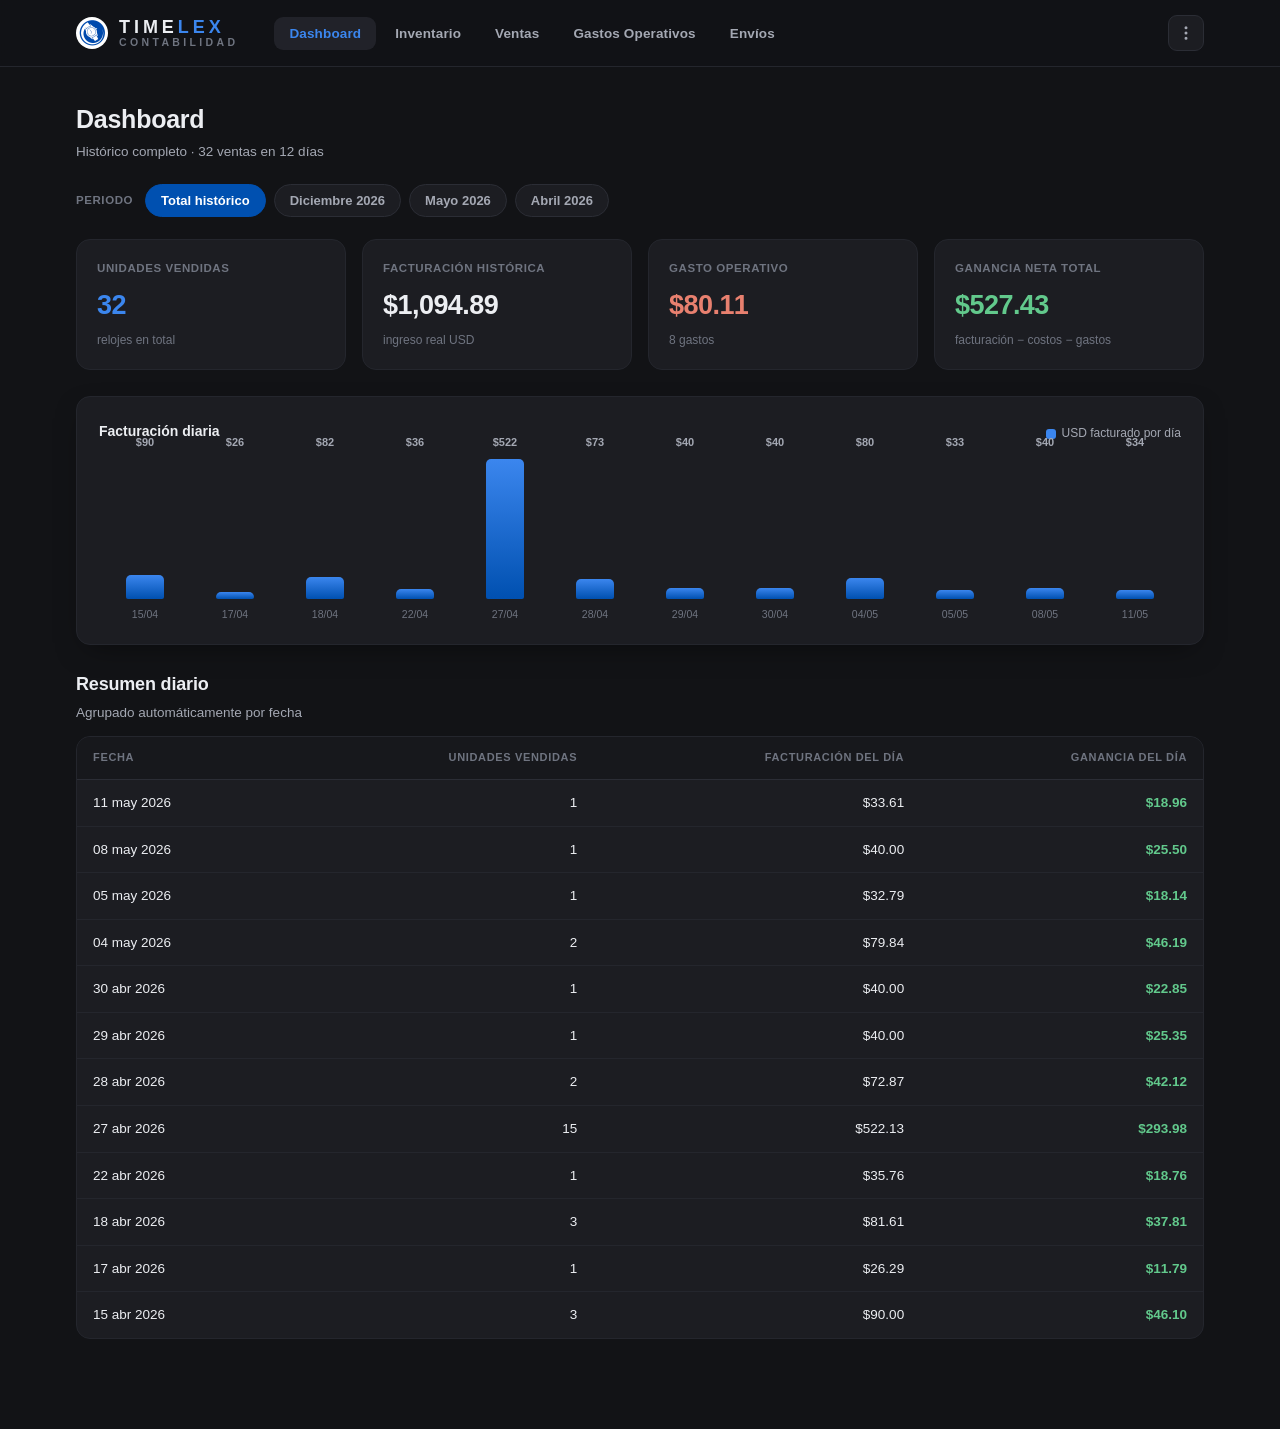
<file: Timelex Standalone.html>
<!DOCTYPE html>
<html>
<head>
  <meta charset="utf-8">
  <title>Timelex · Contabilidad</title>
  <style>
    * { margin: 0; padding: 0; box-sizing: border-box; }
    body { background: #121316; display: flex; align-items: center; justify-content: center; min-height: 100vh; font-family: -apple-system, BlinkMacSystemFont, sans-serif; }
    #__bundler_loading { position: fixed; bottom: 20px; right: 20px; font: 13px/1.4 -apple-system, BlinkMacSystemFont, sans-serif; color: #666; background: #fff; padding: 8px 14px; border-radius: 8px; box-shadow: 0 1px 4px rgba(0,0,0,0.12); z-index: 10000; }
    #__bundler_thumbnail { position: fixed; inset: 0; width: 100%; height: 100%; display: flex; align-items: center; justify-content: center; background: #121316; z-index: 9999; }
    #__bundler_thumbnail svg { width: 100%; height: 100%; object-fit: contain; }
    #__bundler_placeholder { color: #999; font-size: 14px; }
  </style>
  <noscript>
    <style>#__bundler_loading { display: none; }</style>
    <div style="position:fixed;bottom:12px;left:12px;font:13px/1.4 -apple-system,BlinkMacSystemFont,sans-serif;color:#999;background:rgba(255,255,255,0.9);padding:6px 12px;border-radius:6px;box-shadow:0 1px 4px rgba(0,0,0,0.08);z-index:10000;">
      This page requires JavaScript to display.
    </div>
  </noscript>
</head>
<body>
  <div id="__bundler_thumbnail">
  <svg viewBox="0 0 400 260" xmlns="http://www.w3.org/2000/svg">
    <!-- header bar -->
    <rect width="400" height="260" fill="#121316"></rect>
    <rect width="400" height="44" fill="#17181c"></rect>
    <!-- logo circle -->
    <circle cx="32" cy="22" r="11" fill="#0050b0"></circle>
    <!-- brand text -->
    <rect x="50" y="15" width="52" height="8" rx="3" fill="#eceef2" opacity=".9"></rect>
    <rect x="50" y="26" width="36" height="5" rx="2" fill="#6f7480" opacity=".7"></rect>
    <!-- nav tabs -->
    <rect x="120" y="14" width="42" height="16" rx="5" fill="#1c1d22"></rect>
    <rect x="170" y="14" width="42" height="16" rx="5" fill="#3b86ee" opacity=".8"></rect>
    <rect x="220" y="14" width="42" height="16" rx="5" fill="#1c1d22"></rect>
    <rect x="270" y="14" width="42" height="16" rx="5" fill="#1c1d22"></rect>
    <!-- KPI cards row -->
    <rect x="16" y="60" width="82" height="52" rx="8" fill="#1c1d22"></rect>
    <rect x="108" y="60" width="82" height="52" rx="8" fill="#1c1d22"></rect>
    <rect x="200" y="60" width="82" height="52" rx="8" fill="#1c1d22"></rect>
    <rect x="292" y="60" width="92" height="52" rx="8" fill="#1c1d22"></rect>
    <!-- kpi accent lines -->
    <rect x="16" y="60" width="3" height="52" rx="2" fill="#3b86ee"></rect>
    <rect x="108" y="60" width="3" height="52" rx="2" fill="#3b86ee"></rect>
    <rect x="200" y="60" width="3" height="52" rx="2" fill="#e8806f"></rect>
    <rect x="292" y="60" width="3" height="52" rx="2" fill="#62c98c"></rect>
    <!-- kpi values -->
    <rect x="26" y="80" width="38" height="14" rx="3" fill="#3b86ee" opacity=".9"></rect>
    <rect x="118" y="80" width="50" height="14" rx="3" fill="#eceef2" opacity=".7"></rect>
    <rect x="210" y="80" width="50" height="14" rx="3" fill="#e8806f" opacity=".9"></rect>
    <rect x="302" y="80" width="50" height="14" rx="3" fill="#62c98c" opacity=".9"></rect>
    <!-- chart card -->
    <rect x="16" y="126" width="368" height="80" rx="8" fill="#1c1d22"></rect>
    <!-- bars -->
    <rect x="36" y="165" width="18" height="28" rx="3" fill="#3b86ee" opacity=".7"></rect>
    <rect x="62" y="152" width="18" height="41" rx="3" fill="#3b86ee" opacity=".7"></rect>
    <rect x="88" y="158" width="18" height="35" rx="3" fill="#3b86ee" opacity=".7"></rect>
    <rect x="114" y="144" width="18" height="49" rx="3" fill="#3b86ee" opacity=".9"></rect>
    <rect x="140" y="170" width="18" height="23" rx="3" fill="#3b86ee" opacity=".7"></rect>
    <rect x="166" y="155" width="18" height="38" rx="3" fill="#3b86ee" opacity=".7"></rect>
    <rect x="192" y="148" width="18" height="45" rx="3" fill="#3b86ee" opacity=".9"></rect>
    <rect x="218" y="160" width="18" height="33" rx="3" fill="#3b86ee" opacity=".7"></rect>
    <rect x="244" y="150" width="18" height="43" rx="3" fill="#3b86ee" opacity=".9"></rect>
    <rect x="270" y="166" width="18" height="27" rx="3" fill="#3b86ee" opacity=".7"></rect>
    <!-- TIMELEX label -->
    <rect x="148" y="220" width="104" height="18" rx="4" fill="#1c1d22"></rect>
    <rect x="162" y="226" width="36" height="6" rx="2" fill="#eceef2" opacity=".6"></rect>
    <rect x="204" y="226" width="36" height="6" rx="2" fill="#3b86ee" opacity=".9"></rect>
  </svg>
</div>
  <div id="__bundler_loading">Unpacking...</div>

  <script>
    
document.addEventListener('DOMContentLoaded', async function() {
  const loading = document.getElementById('__bundler_loading');
  function setStatus(msg) { if (loading) loading.textContent = msg; }

  // Error sink persists across replaceWith since it's on window, not the DOM.
  window.addEventListener('error', function(e) {
    var p = document.body || document.documentElement;
    var d = document.getElementById('__bundler_err') || p.appendChild(document.createElement('div'));
    d.id = '__bundler_err';
    d.style.cssText = 'position:fixed;bottom:12px;left:12px;right:12px;font:12px/1.4 ui-monospace,monospace;background:#2a1215;color:#ff8a80;padding:10px 14px;border-radius:8px;border:1px solid #5c2b2e;z-index:99999;white-space:pre-wrap;max-height:40vh;overflow:auto';
    d.textContent = (d.textContent ? d.textContent + String.fromCharCode(10) : '') +
      '[bundle] ' + (e.message || e.type) +
      (e.filename ? ' (' + e.filename.slice(0, 60) + ':' + e.lineno + ')' : '');
  }, true);

  try {
    const manifestEl = document.querySelector('script[type="__bundler/manifest"]');
    const templateEl = document.querySelector('script[type="__bundler/template"]');
    if (!manifestEl || !templateEl) {
      setStatus('Error: missing bundle data');
      console.error('[bundler] Missing script tags — manifestEl:', !!manifestEl, 'templateEl:', !!templateEl);
      return;
    }

    const manifest = JSON.parse(manifestEl.textContent);
    let template = JSON.parse(templateEl.textContent);

    const uuids = Object.keys(manifest);
    setStatus('Unpacking ' + uuids.length + ' assets...');

    const blobUrls = {};
    await Promise.all(uuids.map(async (uuid) => {
      const entry = manifest[uuid];
      try {
        const binaryStr = atob(entry.data);
        const bytes = new Uint8Array(binaryStr.length);
        for (let i = 0; i < binaryStr.length; i++) bytes[i] = binaryStr.charCodeAt(i);

        let finalBytes = bytes;
        if (entry.compressed) {
          if (typeof DecompressionStream !== 'undefined') {
            const ds = new DecompressionStream('gzip');
            const writer = ds.writable.getWriter();
            const reader = ds.readable.getReader();
            writer.write(bytes);
            writer.close();
            const chunks = [];
            let totalLen = 0;
            while (true) {
              const { done, value } = await reader.read();
              if (done) break;
              chunks.push(value);
              totalLen += value.length;
            }
            finalBytes = new Uint8Array(totalLen);
            let offset = 0;
            for (const chunk of chunks) { finalBytes.set(chunk, offset); offset += chunk.length; }
          } else {
            console.warn('DecompressionStream not available, asset ' + uuid + ' may not render');
          }
        }

        blobUrls[uuid] = URL.createObjectURL(new Blob([finalBytes], { type: entry.mime }));
      } catch (err) {
        console.error('Failed to decode asset ' + uuid + ':', err);
        blobUrls[uuid] = URL.createObjectURL(new Blob([], { type: entry.mime }));
      }
    }));

    const extResEl = document.querySelector('script[type="__bundler/ext_resources"]');
    const extResources = extResEl ? JSON.parse(extResEl.textContent) : [];
    const resourceMap = {};
    for (const entry of extResources) {
      if (blobUrls[entry.uuid]) resourceMap[entry.id] = blobUrls[entry.uuid];
    }

    setStatus('Rendering...');
    for (const uuid of uuids) template = template.split(uuid).join(blobUrls[uuid]);

    // Strip integrity + crossorigin — blob URLs from a file:// document inherit
    // a null origin, so crossorigin forces a CORS fetch that SRI then rejects.
    // The manifest bytes are ours; SRI protects against CDN compromise, not this.
    template = template.replace(/\s+integrity="[^"]*"/gi, '').replace(/\s+crossorigin="[^"]*"/gi, '');

    const resourceScript = '<script>window.__resources = ' +
      JSON.stringify(resourceMap).split('</' + 'script>').join('<\\/' + 'script>') +
      ';</' + 'script>';
    // Inject after <head> so the DOCTYPE stays first; prepending the script
    // would push the parser into quirks mode. DOMParser always emits a <head>
    // (synthesizing one if the source HTML omitted it) but may carry
    // attributes through, so match the full opening tag. slice() rather than
    // replace() keeps us clear of $-pattern substitution in resourceScript.
    const headOpen = template.match(/<head[^>]*>/i);
    if (headOpen) {
      const i = headOpen.index + headOpen[0].length;
      template = template.slice(0, i) + resourceScript + template.slice(i);
    }

    // Parse the template and swap the root element. Scripts inserted via
    // DOMParser/replaceWith are inert per spec — re-create each with
    // createElement so they execute, awaiting onload for src scripts to
    // preserve ordering (React before ReactDOM before Babel before text/babel).
    const doc = new DOMParser().parseFromString(template, 'text/html');
    document.documentElement.replaceWith(doc.documentElement);
    const dead = Array.from(document.scripts);
    for (const old of dead) {
      const s = document.createElement('script');
      for (const a of old.attributes) s.setAttribute(a.name, a.value);
      s.textContent = old.textContent;
      // text/babel scripts with a src: fetch and inline. transformScriptTags
      // does XHR against the src, but blob:null/ from a file:// origin is
      // silently dropped. Inlining makes it a plain inline babel script,
      // which transformScriptTags handles unconditionally.
      if ((s.type === 'text/babel' || s.type === 'text/jsx') && s.src) {
        const r = await fetch(s.src);
        s.textContent = await r.text();
        s.removeAttribute('src');
      }
      const p = s.src ? new Promise(function(r) { s.onload = s.onerror = r; }) : null;
      old.replaceWith(s);
      if (p) await p;
    }
    // Babel standalone auto-transforms type=text/babel on DOMContentLoaded,
    // which fired before we swapped the document. Trigger manually if present.
    if (window.Babel && typeof window.Babel.transformScriptTags === 'function') {
      window.Babel.transformScriptTags();
    }
  } catch (err) {
    setStatus('Error unpacking: ' + err.message);
    console.error('Bundle unpack error:', err);
  }
});

  </script>

  <script type="__bundler/manifest">
{}
  </script>

  <script type="__bundler/ext_resources">
[]
  </script>

  <script type="__bundler/template">
"<!DOCTYPE html>\n<html lang=\"es\"><head>\n<meta charset=\"UTF-8\">\n<meta name=\"viewport\" content=\"width=device-width, initial-scale=1.0\">\n<title>Timelex · Contabilidad<\u002Ftitle>\n<style>\n:root{\n  --bg:#121316;\n  --bg-2:#17181c;\n  --surface:#1c1d22;\n  --surface-2:#212229;\n  --line:#2b2d35;\n  --line-soft:#24262d;\n  --txt:#eceef2;\n  --txt-2:#a4a8b3;\n  --txt-3:#6f7480;\n  --gold:#3b86ee;\n  --gold-soft:#16294a;\n  --brand:#0050b0;\n  --green:#62c98c;\n  --green-soft:#1c3326;\n  --red:#e8806f;\n  --red-soft:#3a221e;\n  --blue:#7fb0e6;\n  --radius:14px;\n  --radius-s:9px;\n  --shadow:0 10px 30px -12px rgba(0,0,0,.55);\n  --font:-apple-system,BlinkMacSystemFont,\"Segoe UI\",Roboto,Helvetica,Arial,sans-serif;\n}\n*{box-sizing:border-box}\nhtml,body{margin:0;padding:0}\nbody{\n  background:var(--bg);\n  color:var(--txt);\n  font-family:var(--font);\n  font-size:15px;\n  line-height:1.45;\n  -webkit-font-smoothing:antialiased;\n  text-rendering:optimizeLegibility;\n}\n::selection{background:var(--brand);color:#fff}\nbutton{font-family:inherit;cursor:pointer}\ninput,select{font-family:inherit}\n\n/* ===== Layout ===== */\n.app{max-width:1180px;margin:0 auto;padding:0 26px 90px}\nheader.topbar{\n  position:sticky;top:0;z-index:40;\n  background:rgba(18,19,22,.82);\n  backdrop-filter:saturate(140%) blur(14px);\n  border-bottom:1px solid var(--line-soft);\n}\n.topbar-in{max-width:1180px;margin:0 auto;padding:0 26px;display:flex;align-items:center;gap:30px;height:66px}\n.brand{display:flex;align-items:center;gap:11px;user-select:none}\n.brand-logo{width:32px;height:32px;border-radius:50%;display:block;flex-shrink:0}\n.brand .txt{display:flex;flex-direction:column;line-height:1.05}\n.brand .mark{\n  font-weight:800;letter-spacing:.22em;font-size:18px;\n  color:var(--txt);\n}\n.brand .mark b{color:var(--gold);font-weight:800}\n.brand .sub{font-size:10.5px;letter-spacing:.32em;color:var(--txt-3);text-transform:uppercase;font-weight:600}\nnav.tabs{display:flex;gap:4px;margin-left:6px}\nnav.tabs button{\n  background:none;border:none;color:var(--txt-2);\n  padding:9px 15px;border-radius:9px;font-size:13.5px;font-weight:550;\n  letter-spacing:.01em;transition:.16s;position:relative;\n}\nnav.tabs button:hover{color:var(--txt);background:var(--surface)}\nnav.tabs button.active{color:var(--gold);background:var(--surface-2)}\n.spacer{flex:1}\n.icon-btn{\n  background:var(--surface);border:1px solid var(--line);color:var(--txt-2);\n  width:36px;height:36px;border-radius:9px;display:grid;place-items:center;transition:.16s;\n}\n.icon-btn:hover{color:var(--txt);border-color:var(--txt-3)}\n\n/* ===== Section heads ===== */\n.section{padding-top:34px;animation:fade .4s ease}\n@keyframes fade{from{transform:translateY(7px)}to{transform:none}}\n.sec-head{display:flex;align-items:flex-end;justify-content:space-between;gap:20px;margin-bottom:22px;flex-wrap:wrap}\n.sec-head h1{font-size:25px;font-weight:700;letter-spacing:-.01em;margin:0}\n.sec-head p{margin:5px 0 0;color:var(--txt-2);font-size:13.5px}\n\n/* ===== Buttons ===== */\n.btn{\n  display:inline-flex;align-items:center;gap:8px;border-radius:10px;border:1px solid var(--line);\n  background:var(--surface);color:var(--txt);padding:10px 16px;font-size:13.5px;font-weight:600;transition:.16s;\n}\n.btn:hover{border-color:var(--txt-3);background:var(--surface-2)}\n.btn-gold{background:var(--brand);border-color:var(--brand);color:#fff}\n.btn-gold:hover{background:#1463cc;border-color:#1463cc}\n.btn-ghost{background:none;border-color:transparent;color:var(--txt-2)}\n.btn-ghost:hover{background:var(--surface);color:var(--txt)}\n.btn svg{width:16px;height:16px}\n\n/* ===== Cards ===== */\n.card{background:var(--surface);border:1px solid var(--line-soft);border-radius:var(--radius);box-shadow:var(--shadow)}\n.card-pad{padding:22px}\n\n/* ===== Table ===== */\n.table-wrap{overflow-x:auto;border-radius:var(--radius);border:1px solid var(--line-soft);background:var(--surface)}\ntable{width:100%;border-collapse:collapse;font-size:13.5px;min-width:640px}\nthead th{\n  text-align:left;font-weight:600;color:var(--txt-3);font-size:11px;letter-spacing:.06em;text-transform:uppercase;\n  padding:13px 16px;border-bottom:1px solid var(--line);white-space:nowrap;background:var(--bg-2);position:sticky;top:0;\n}\ntbody td{padding:13px 16px;border-bottom:1px solid var(--line-soft);vertical-align:middle;white-space:nowrap}\ntbody tr:last-child td{border-bottom:none}\ntbody tr{transition:background .12s}\ntbody tr:hover{background:var(--surface-2)}\n.num{font-variant-numeric:tabular-nums;text-align:right}\nth.num{text-align:right}\n.muted{color:var(--txt-3)}\n.model-name{font-weight:600;letter-spacing:.01em}\n.pos{color:var(--green);font-weight:600}\n.neg{color:var(--red);font-weight:600}\n\n/* badges */\n.badge{display:inline-flex;align-items:center;gap:5px;padding:3px 9px;border-radius:20px;font-size:11.5px;font-weight:600;letter-spacing:.02em}\n.badge-div{background:var(--green-soft);color:var(--green)}\n.badge-bs{background:#1e2a3a;color:var(--blue)}\n.badge.stock-ok{background:var(--green-soft);color:var(--green)}\n.badge.stock-low{background:var(--gold-soft);color:var(--gold)}\n.badge.stock-out{background:var(--red-soft);color:var(--red)}\n.badge-del{background:var(--gold-soft);color:var(--gold);margin-right:4px}\n\n/* stock stepper */\n.stock-cell{display:inline-flex;align-items:center;gap:2px;background:var(--bg-2);border:1px solid var(--line);border-radius:8px;padding:2px}\n.stock-cell button{width:24px;height:24px;border:none;background:none;color:var(--txt-2);border-radius:6px;font-size:15px;line-height:1;display:grid;place-items:center}\n.stock-cell button:hover{background:var(--surface-2);color:var(--gold)}\n.stock-cell input{width:34px;text-align:center;background:none;border:none;color:var(--txt);font-size:14px;font-weight:700;font-variant-numeric:tabular-nums;padding:2px 0;outline:none;-moz-appearance:textfield}\n.stock-cell input::-webkit-outer-spin-button,.stock-cell input::-webkit-inner-spin-button{-webkit-appearance:none;margin:0}\n\n/* editable money cell */\n.cell-edit{display:inline-flex;align-items:center;gap:1px;background:transparent;border:1px solid transparent;border-radius:8px;padding:3px 6px;transition:.14s;cursor:text}\n.cell-edit:hover{background:var(--bg-2);border-color:var(--line)}\n.cell-edit:focus-within{background:var(--bg-2);border-color:var(--gold);box-shadow:0 0 0 3px rgba(59,134,238,.16)}\n.cell-edit .pre{color:var(--txt-3);font-size:13px}\n.cell-edit input{width:52px;text-align:right;background:none;border:none;color:var(--txt);font-size:13.5px;font-weight:600;font-variant-numeric:tabular-nums;padding:0;outline:none;-moz-appearance:textfield}\n.cell-edit input::-webkit-outer-spin-button,.cell-edit input::-webkit-inner-spin-button{-webkit-appearance:none;margin:0}\n.cell-edit.bs input{width:54px}\n.edit-hint{display:inline-flex;align-items:center;gap:6px;font-size:11.5px;color:var(--txt-3)}\n.edit-hint svg{width:13px;height:13px}\n\n.row-action{background:none;border:none;color:var(--txt-3);padding:5px;border-radius:7px;display:inline-grid;place-items:center;transition:.14s}\n.row-action:hover{color:var(--red);background:var(--red-soft)}\n.row-action svg{width:15px;height:15px}\n\n/* ===== Forms ===== */\n.form-grid{display:grid;grid-template-columns:repeat(2,1fr);gap:16px}\n.field{display:flex;flex-direction:column;gap:7px}\n.field.full{grid-column:1/-1}\nlabel.lbl{font-size:11.5px;font-weight:600;letter-spacing:.05em;text-transform:uppercase;color:var(--txt-3)}\ninput.inp,select.inp{\n  background:var(--bg-2);border:1px solid var(--line);color:var(--txt);\n  padding:11px 13px;border-radius:10px;font-size:14px;transition:.14s;width:100%;\n}\ninput.inp:focus,select.inp:focus{outline:none;border-color:var(--gold);box-shadow:0 0 0 3px rgba(59,134,238,.16)}\ninput.inp::placeholder{color:var(--txt-3)}\ninput[type=\"time\"]::-webkit-calendar-picker-indicator,\ninput[type=\"date\"]::-webkit-calendar-picker-indicator{\n  filter:invert(1) brightness(2);\n  opacity:.9;cursor:pointer;\n  width:19px;height:19px;padding:2px;margin-left:4px;\n}\ninput[type=\"time\"]::-webkit-calendar-picker-indicator:hover,\ninput[type=\"date\"]::-webkit-calendar-picker-indicator:hover{opacity:1}\nselect.inp{appearance:none;background-image:url(\"data:image/svg+xml,%3Csvg xmlns='http://www.w3.org/2000/svg' width='12' height='12' viewBox='0 0 24 24' fill='none' stroke='%236f7480' stroke-width='2.5'%3E%3Cpath d='M6 9l6 6 6-6'/%3E%3C/svg%3E\");background-repeat:no-repeat;background-position:right 13px center;padding-right:34px}\n\n/* segmented */\n.seg{display:flex;background:var(--bg-2);border:1px solid var(--line);border-radius:10px;padding:3px;gap:3px}\n.seg button{flex:1;border:none;background:none;color:var(--txt-2);padding:9px;border-radius:7px;font-size:13.5px;font-weight:600;transition:.14s}\n.seg button.on{background:var(--surface-2);color:var(--txt);box-shadow:0 1px 4px rgba(0,0,0,.3)}\n.seg button.on[data-v=\"DIVISAS\"]{color:var(--green)}\n.seg button.on[data-v=\"BOLIVARES\"]{color:var(--blue)}\n\n/* live calc panel */\n.calc{background:linear-gradient(180deg,var(--surface-2),var(--surface));border:1px solid var(--line);border-radius:var(--radius);padding:20px;display:flex;flex-direction:column;gap:2px}\n.calc-row{display:flex;justify-content:space-between;align-items:center;padding:9px 0;border-bottom:1px dashed var(--line-soft)}\n.calc-row:last-of-type{border-bottom:none}\n.calc-row .k{color:var(--txt-2);font-size:13px}\n.calc-row .v{font-variant-numeric:tabular-nums;font-weight:600;font-size:15px}\n.calc-total{margin-top:8px;padding-top:14px;border-top:1px solid var(--line)}\n.calc-total .k{font-size:13px;color:var(--txt-2);text-transform:uppercase;letter-spacing:.05em;font-weight:600}\n.calc-total .v{font-size:26px;font-weight:750}\n\n/* ===== KPI ===== */\n.month-bar{display:flex;gap:8px;flex-wrap:wrap;margin-bottom:22px;align-items:center}\n.month-bar .mlabel{font-size:11.5px;letter-spacing:.05em;text-transform:uppercase;color:var(--txt-3);font-weight:600;margin-right:4px}\n.mchip{background:var(--surface);border:1px solid var(--line);color:var(--txt-2);padding:8px 15px;border-radius:20px;font-size:13px;font-weight:600;transition:.14s;white-space:nowrap}\n.mchip:hover{color:var(--txt);border-color:var(--txt-3)}\n.mchip.on{background:var(--brand);border-color:var(--brand);color:#fff}\n.kpi-grid{display:grid;grid-template-columns:repeat(4,1fr);gap:16px;margin-bottom:26px}\n.kpi{background:var(--surface);border:1px solid var(--line-soft);border-radius:var(--radius);padding:20px;position:relative;overflow:hidden}\n.kpi::before{content:\"\";position:absolute;left:0;top:0;bottom:0;width:3px;background:var(--gold);opacity:.0}\n.kpi .k{font-size:11.5px;letter-spacing:.05em;text-transform:uppercase;color:var(--txt-3);font-weight:600;margin-bottom:10px}\n.kpi .v{font-size:27px;font-weight:750;letter-spacing:-.02em;font-variant-numeric:tabular-nums}\n.kpi .meta{font-size:12px;color:var(--txt-3);margin-top:6px}\n.kpi.accent .v{color:var(--gold)}\n.kpi.good .v{color:var(--green)}\n.kpi.bad .v{color:var(--red)}\n\n/* chart */\n.chart{display:flex;align-items:flex-end;gap:10px;height:180px;padding:14px 6px 0}\n.bar-col{flex:1;display:flex;flex-direction:column;align-items:center;gap:8px;min-width:0}\n.bar-stack{width:100%;max-width:38px;display:flex;flex-direction:column;justify-content:flex-end;height:140px;position:relative}\n.bar{width:100%;border-radius:5px 5px 2px 2px;background:linear-gradient(180deg,var(--gold),var(--brand));transition:height .5s cubic-bezier(.2,.8,.2,1);min-height:2px}\n.bar.profit{background:linear-gradient(180deg,var(--green),#3c8a5c)}\n.bar-col .lbl{font-size:10.5px;color:var(--txt-3);white-space:nowrap}\n.bar-col .val{font-size:11px;color:var(--txt-2);font-weight:600;font-variant-numeric:tabular-nums}\n.legend{display:flex;gap:18px;margin-top:6px;font-size:12px;color:var(--txt-2)}\n.legend i{display:inline-block;width:10px;height:10px;border-radius:3px;margin-right:6px;vertical-align:middle}\n\n/* empty */\n.empty{text-align:center;padding:54px 20px;color:var(--txt-3)}\n.empty svg{width:34px;height:34px;opacity:.5;margin-bottom:12px}\n\n/* toolbar */\n.toolbar{display:flex;gap:12px;align-items:center;margin-bottom:16px;flex-wrap:wrap}\n.search{position:relative;flex:1;min-width:200px;max-width:320px}\n.search input{padding-left:38px}\n.search svg{position:absolute;left:13px;top:50%;transform:translateY(-50%);width:16px;height:16px;color:var(--txt-3)}\n.pill-summary{display:flex;gap:18px;margin-left:auto;font-size:12.5px;color:var(--txt-2)}\n.pill-summary b{color:var(--txt);font-weight:700}\n\n/* ===== Modal ===== */\n.modal-back{position:fixed;inset:0;background:rgba(8,9,11,.62);backdrop-filter:blur(3px);z-index:80;display:grid;place-items:center;padding:20px;animation:fade .2s ease both}\n.modal{width:100%;max-width:520px;background:var(--bg-2);border:1px solid var(--line);border-radius:18px;box-shadow:0 30px 70px -20px rgba(0,0,0,.7);animation:pop .24s cubic-bezier(.2,.9,.3,1.1) both}\n@keyframes pop{from{opacity:0;transform:scale(.96) translateY(8px)}to{opacity:1;transform:none}}\n.modal-head{display:flex;align-items:center;justify-content:space-between;padding:20px 22px;border-bottom:1px solid var(--line-soft)}\n.modal-head h3{margin:0;font-size:17px;font-weight:700}\n.modal-body{padding:22px}\n.modal-foot{display:flex;justify-content:flex-end;gap:10px;padding:16px 22px;border-top:1px solid var(--line-soft)}\n\n/* toast */\n#toast{position:fixed;bottom:26px;left:50%;transform:translateX(-50%) translateY(20px);background:var(--surface-2);border:1px solid var(--line);color:var(--txt);padding:12px 20px;border-radius:12px;font-size:13.5px;font-weight:600;box-shadow:var(--shadow);opacity:0;pointer-events:none;transition:.3s;z-index:120;display:flex;align-items:center;gap:10px}\n#toast.show{opacity:1;transform:translateX(-50%) translateY(0)}\n#toast .dot{width:8px;height:8px;border-radius:50%;background:var(--green)}\n\n.hint{font-size:12px;color:var(--txt-3);margin-top:2px}\n.divider{height:1px;background:var(--line-soft);margin:0}\n/* foto column */\n.photo-thumb{width:46px;height:46px;object-fit:cover;border-radius:8px;cursor:pointer;border:1px solid var(--line);transition:.14s;display:block}\n.photo-thumb:hover{border-color:var(--gold);transform:scale(1.08)}\n.photo-cell-wrap{position:relative;display:inline-flex;align-items:center}\n.photo-cell-wrap.err img{display:none}\n.photo-cell-wrap.err .photo-edit-btn{display:none}\n.photo-cell-wrap.err .photo-err-btn{display:inline-flex!important}\n.photo-edit-btn{position:absolute;bottom:3px;right:3px;width:20px;height:20px;background:rgba(0,0,0,.78);border:none;border-radius:4px;color:#fff;cursor:pointer;display:grid;place-items:center;opacity:0;transition:opacity .14s;z-index:2;padding:0}\n.photo-cell-wrap:hover .photo-edit-btn{opacity:1}\n.btn-add-photo{background:none;border:1px dashed var(--line);color:var(--txt-3);font-size:11.5px;font-weight:600;padding:4px 9px;border-radius:7px;cursor:pointer;transition:.14s;white-space:nowrap;display:inline-flex;align-items:center;gap:5px}\n.btn-add-photo:hover{border-color:var(--gold);color:var(--gold)}\n.photo-err-btn{display:none;font-size:11.5px}\n.photo-modal{max-width:640px}\n.photo-modal .modal-body{padding:0;overflow:hidden;border-radius:0 0 18px 18px}\n\n/* delivery toggle box */\n.del-box{margin-top:16px;border:1px solid var(--line);border-radius:12px;background:var(--bg-2);overflow:hidden}\n.del-head{display:flex;align-items:center;gap:11px;padding:13px 15px;cursor:pointer;user-select:none}\n.del-head .ico{width:30px;height:30px;border-radius:8px;display:grid;place-items:center;background:var(--surface-2);color:var(--gold);flex-shrink:0}\n.del-head .ico svg{width:17px;height:17px}\n.del-head .t{flex:1}\n.del-head .t b{font-size:13.5px;font-weight:650}\n.del-head .t span{display:block;font-size:11.5px;color:var(--txt-3)}\n.switch{width:42px;height:24px;border-radius:20px;background:var(--line);position:relative;transition:.18s;flex-shrink:0}\n.switch::after{content:\"\";position:absolute;top:3px;left:3px;width:18px;height:18px;border-radius:50%;background:var(--txt-2);transition:.18s}\n.switch.on{background:var(--gold)}\n.switch.on::after{left:21px;background:#fff}\n.del-body{padding:0 15px 15px;border-top:1px solid var(--line-soft)}\n.del-body .form-grid{margin-top:14px;gap:13px}\n\n/* ===== Envíos ===== */\n.status-filter{display:flex;gap:8px;flex-wrap:wrap;margin-bottom:18px;align-items:center}\n.ship-grid{display:grid;grid-template-columns:repeat(auto-fill,minmax(300px,1fr));gap:16px}\n.ship-card{background:var(--surface);border:1px solid var(--line-soft);border-radius:var(--radius);padding:18px;display:flex;flex-direction:column;gap:13px;position:relative;transition:.16s}\n.ship-card:hover{border-color:var(--line)}\n.ship-card.proceso{border-left:3px solid var(--blue)}\n.ship-card.entregado{border-left:3px solid var(--green)}\n.ship-card.no_entregado{border-left:3px solid var(--red)}\n.ship-top{display:flex;align-items:center;justify-content:space-between;gap:10px}\n.st-badge{display:inline-flex;align-items:center;gap:6px;padding:4px 11px;border-radius:20px;font-size:11.5px;font-weight:650;letter-spacing:.02em}\n.st-badge i{width:7px;height:7px;border-radius:50%;background:currentColor}\n.st-proceso{background:#16263a;color:var(--blue)}\n.st-entregado{background:var(--green-soft);color:var(--green)}\n.st-no_entregado{background:var(--red-soft);color:var(--red)}\n.ship-phone{display:flex;align-items:center;gap:9px}\n.wa-btn{display:inline-flex;align-items:center;gap:7px;background:#11271c;border:1px solid #1d4533;color:#46c98a;padding:7px 12px;border-radius:9px;font-size:13px;font-weight:650;text-decoration:none;transition:.14s;font-variant-numeric:tabular-nums}\n.wa-btn:hover{background:#163524;border-color:#2a6049}\n.wa-btn svg{width:15px;height:15px}\n.ship-models{display:flex;flex-wrap:wrap;gap:6px}\n.ship-models .mtag{background:var(--surface-2);border:1px solid var(--line);color:var(--txt);padding:3px 10px;border-radius:7px;font-size:12px;font-weight:600}\n.ship-meta{display:flex;flex-direction:column;gap:7px;font-size:12.5px;color:var(--txt-2);border-top:1px solid var(--line-soft);padding-top:12px}\n.ship-meta .mrow{display:flex;align-items:center;gap:9px}\n.ship-meta .mrow svg{width:14px;height:14px;color:var(--txt-3);flex-shrink:0}\n.ship-meta a{color:var(--gold);text-decoration:none;font-weight:600}\n.ship-meta a:hover{text-decoration:underline}\n.ship-total{font-weight:700;color:var(--txt);font-variant-numeric:tabular-nums}\n.ship-actions{display:flex;gap:6px;align-items:center}\n.st-cycle{background:var(--surface-2);border:1px solid var(--line);color:var(--txt-2);padding:6px 11px;border-radius:8px;font-size:12px;font-weight:600;transition:.14s}\n.st-cycle:hover{border-color:var(--gold);color:var(--gold)}\n/* model multi picker */\n.picker-chips{display:flex;flex-wrap:wrap;gap:7px;margin-top:9px}\n/* model add select: bigger, white, prominent */\n#shipModelAdd{color:#fff;font-size:15.5px;font-weight:600;padding-top:15px;padding-bottom:15px;border-color:var(--brand);background-color:#15233b;background-image:url(\"data:image/svg+xml,%3Csvg xmlns='http://www.w3.org/2000/svg' width='15' height='15' viewBox='0 0 24 24' fill='none' stroke='%23ffffff' stroke-width='2.5'%3E%3Cpath d='M6 9l6 6 6-6'/%3E%3C/svg%3E\");background-position:right 15px center;cursor:pointer;transition:.14s}\n#shipModelAdd:hover{background-color:#1a2c49;border-color:#2f7be6}\n#shipModelAdd option{color:#fff;background:#1c1d22;font-weight:500}\n.pchip{display:inline-flex;align-items:center;gap:7px;background:var(--brand);color:#fff;padding:5px 8px 5px 11px;border-radius:8px;font-size:12.5px;font-weight:600}\n.pchip button{background:rgba(255,255,255,.22);border:none;color:#fff;width:17px;height:17px;border-radius:5px;display:grid;place-items:center;font-size:12px;line-height:1;cursor:pointer}\n.pchip button:hover{background:rgba(255,255,255,.38)}\n.ship-date{font-size:11.5px;color:var(--txt-3)}\n\n@media(max-width:860px){\n  .kpi-grid{grid-template-columns:repeat(2,1fr)}\n  .form-grid{grid-template-columns:1fr}\n  .topbar-in{gap:14px}\n  .brand .sub{display:none}\n  nav.tabs{margin-left:0}\n  nav.tabs button{padding:9px 11px;font-size:12.5px}\n  .ventas-layout{grid-template-columns:1fr!important}\n}\n.ventas-layout{display:grid;grid-template-columns:1fr 360px;gap:22px;align-items:start}\n@media(max-width:960px){.ventas-layout{grid-template-columns:1fr}}\n<\u002Fstyle>\n\n<template id=\"__bundler_thumbnail\" data-bg-color=\"#121316\">\n  <svg viewBox=\"0 0 120 80\" xmlns=\"http://www.w3.org/2000/svg\">\n    <rect width=\"120\" height=\"80\" fill=\"#121316\"><\u002Frect>\n    <rect x=\"10\" y=\"10\" width=\"100\" height=\"10\" rx=\"3\" fill=\"#1c1d22\"><\u002Frect>\n    <rect x=\"10\" y=\"10\" width=\"22\" height=\"10\" rx=\"3\" fill=\"#3b86ee\"><\u002Frect>\n    <rect x=\"10\" y=\"26\" width=\"100\" height=\"6\" rx=\"2\" fill=\"#1c1d22\"><\u002Frect>\n    <rect x=\"10\" y=\"35\" width=\"100\" height=\"6\" rx=\"2\" fill=\"#1c1d22\"><\u002Frect>\n    <rect x=\"10\" y=\"44\" width=\"100\" height=\"6\" rx=\"2\" fill=\"#1c1d22\"><\u002Frect>\n    <rect x=\"10\" y=\"53\" width=\"100\" height=\"6\" rx=\"2\" fill=\"#1c1d22\"><\u002Frect>\n    <rect x=\"10\" y=\"26\" width=\"28\" height=\"6\" rx=\"2\" fill=\"#212229\"><\u002Frect>\n    <rect x=\"10\" y=\"35\" width=\"32\" height=\"6\" rx=\"2\" fill=\"#212229\"><\u002Frect>\n    <rect x=\"10\" y=\"44\" width=\"24\" height=\"6\" rx=\"2\" fill=\"#212229\"><\u002Frect>\n    <rect x=\"10\" y=\"53\" width=\"30\" height=\"6\" rx=\"2\" fill=\"#212229\"><\u002Frect>\n    <text x=\"60\" y=\"72\" text-anchor=\"middle\" font-family=\"system-ui\" font-weight=\"800\" font-size=\"7\" letter-spacing=\"2\" fill=\"#3b86ee\">TIMELEX<\u002Ftext>\n  <\u002Fsvg>\n<\u002Ftemplate>\n<\u002Fhead>\n<body>\n<header class=\"topbar\">\n  <div class=\"topbar-in\">\n    <div class=\"brand\">\n      <img class=\"brand-logo\" src=\"[data-uri]\" alt=\"Timelex\">\n      <span class=\"txt\"><span class=\"mark\">TIME<b>LEX<\u002Fb><\u002Fspan>\n      <span class=\"sub\">Contabilidad<\u002Fspan><\u002Fspan>\n    <\u002Fdiv>\n    <nav class=\"tabs\" id=\"tabs\">\n      <button data-view=\"dashboard\" class=\"active\">Dashboard<\u002Fbutton>\n      <button data-view=\"inventario\">Inventario<\u002Fbutton>\n      <button data-view=\"ventas\">Ventas<\u002Fbutton>\n      <button data-view=\"gastos\">Gastos Operativos<\u002Fbutton>\n      <button data-view=\"envios\">Envíos<\u002Fbutton>\n    <\u002Fnav>\n    <div class=\"spacer\"><\u002Fdiv>\n    <button class=\"icon-btn\" id=\"menuBtn\" title=\"Datos\">\n      <svg width=\"18\" height=\"18\" viewBox=\"0 0 24 24\" fill=\"none\" stroke=\"currentColor\" stroke-width=\"2\" stroke-linecap=\"round\"><circle cx=\"12\" cy=\"12\" r=\"1\"><\u002Fcircle><circle cx=\"12\" cy=\"5\" r=\"1\"><\u002Fcircle><circle cx=\"12\" cy=\"19\" r=\"1\"><\u002Fcircle><\u002Fsvg>\n    <\u002Fbutton>\n  <\u002Fdiv>\n<\u002Fheader>\n\n<div class=\"app\" id=\"app\"><\u002Fdiv>\n<div id=\"modal-root\"><\u002Fdiv>\n<div id=\"toast\"><span class=\"dot\"><\u002Fspan><span id=\"toast-msg\"><\u002Fspan><\u002Fdiv>\n\n<script>\n/* ============ SEED DATA (extraído del Excel original) ============ */\nconst SEED = {\"models\":[{\"modelo\":\"613 SL WH S\",\"costo\":14.5,\"precioUSD\":25,\"precioBs\":34,\"cantidad\":3,\"stockActual\":0},{\"modelo\":\"613 SL BU S\",\"costo\":14.5,\"precioUSD\":25,\"precioBs\":34,\"cantidad\":3,\"stockActual\":0},{\"modelo\":\"821 SL GN S\",\"costo\":14.65,\"precioUSD\":30,\"precioBs\":41,\"cantidad\":2,\"stockActual\":0},{\"modelo\":\"821 SL BUS\",\"costo\":14.65,\"precioUSD\":30,\"precioBs\":41,\"cantidad\":2,\"stockActual\":0},{\"modelo\":\"769 SL BU S\",\"costo\":14.5,\"precioUSD\":30,\"precioBs\":41,\"cantidad\":2,\"stockActual\":0},{\"modelo\":\"792 SL WH S\",\"costo\":14.5,\"precioUSD\":30,\"precioBs\":41,\"cantidad\":2,\"stockActual\":0},{\"modelo\":\"708 SL PK S\",\"costo\":14.5,\"precioUSD\":30,\"precioBs\":41,\"cantidad\":1,\"stockActual\":0},{\"modelo\":\"910 SL BUS\",\"costo\":14.75,\"precioUSD\":35,\"precioBs\":46,\"cantidad\":2,\"stockActual\":0},{\"modelo\":\"910 SL BKS\",\"costo\":14.75,\"precioUSD\":35,\"precioBs\":46,\"cantidad\":2,\"stockActual\":0},{\"modelo\":\"910 GD GD S\",\"costo\":15.5,\"precioUSD\":35,\"precioBs\":46,\"cantidad\":2,\"stockActual\":1},{\"modelo\":\"910 GD WH S\",\"costo\":15.5,\"precioUSD\":35,\"precioBs\":46,\"cantidad\":2,\"stockActual\":0},{\"modelo\":\"834 SL WH S\",\"costo\":16.25,\"precioUSD\":40,\"precioBs\":52,\"cantidad\":2,\"stockActual\":0},{\"modelo\":\"834 SL MBUS\",\"costo\":16.25,\"precioUSD\":40,\"precioBs\":52,\"cantidad\":2,\"stockActual\":0},{\"modelo\":\"960 SL GN S\",\"costo\":17.15,\"precioUSD\":40,\"precioBs\":52,\"cantidad\":2,\"stockActual\":0},{\"modelo\":\"960 RG GD S\",\"costo\":18.15,\"precioUSD\":40,\"precioBs\":52,\"cantidad\":2,\"stockActual\":1},{\"modelo\":\"675 S G\",\"costo\":17,\"precioUSD\":35,\"precioBs\":46,\"cantidad\":1,\"stockActual\":0},{\"modelo\":\"821 SL BK S\",\"costo\":14.65,\"precioUSD\":30,\"precioBs\":41,\"cantidad\":2,\"stockActual\":0}],\"sales\":[{\"fecha\":\"2026-04-15\",\"modelo\":\"821 SL BUS\",\"tipoPago\":\"DIVISAS\",\"monto\":30,\"tasa\":null,\"ingresoUSD\":30,\"costoLanded\":14.65,\"ganancia\":15.35,\"nota\":\"\"},{\"fecha\":\"2026-04-15\",\"modelo\":\"769 SL BU S\",\"tipoPago\":\"DIVISAS\",\"monto\":30,\"tasa\":null,\"ingresoUSD\":30,\"costoLanded\":14.5,\"ganancia\":15.5,\"nota\":\"\"},{\"fecha\":\"2026-04-15\",\"modelo\":\"910 SL BKS\",\"tipoPago\":\"DIVISAS\",\"monto\":30,\"tasa\":null,\"ingresoUSD\":30,\"costoLanded\":14.75,\"ganancia\":15.25,\"nota\":\"\"},{\"fecha\":\"2026-04-17\",\"modelo\":\"613 SL BU S\",\"tipoPago\":\"BOLIVARES\",\"monto\":16300,\"tasa\":620,\"ingresoUSD\":26.29032258,\"costoLanded\":14.5,\"ganancia\":11.79032258,\"nota\":\"\"},{\"fecha\":\"2026-04-18\",\"modelo\":\"821 SL BK S\",\"tipoPago\":\"BOLIVARES\",\"monto\":19600,\"tasa\":620,\"ingresoUSD\":31.61290323,\"costoLanded\":14.65,\"ganancia\":16.96290323,\"nota\":\"\"},{\"fecha\":\"2026-04-18\",\"modelo\":\"821 SL BK S\",\"tipoPago\":\"DIVISAS\",\"monto\":30,\"tasa\":null,\"ingresoUSD\":30,\"costoLanded\":14.65,\"ganancia\":15.35,\"nota\":\"\"},{\"fecha\":\"2026-04-18\",\"modelo\":\"613 SL WH S\",\"tipoPago\":\"DIVISAS\",\"monto\":20,\"tasa\":null,\"ingresoUSD\":20,\"costoLanded\":14.5,\"ganancia\":5.5,\"nota\":\"Nelson Fiado\"},{\"fecha\":\"2026-04-22\",\"modelo\":\"675 S G\",\"tipoPago\":\"BOLIVARES\",\"monto\":22170,\"tasa\":620,\"ingresoUSD\":35.75806452,\"costoLanded\":17,\"ganancia\":18.75806452,\"nota\":\"\"},{\"fecha\":\"2026-04-27\",\"modelo\":\"910 GD GD S\",\"tipoPago\":\"BOLIVARES\",\"monto\":22200,\"tasa\":610,\"ingresoUSD\":36.39344262,\"costoLanded\":15.5,\"ganancia\":20.89344262,\"nota\":\"\"},{\"fecha\":\"2026-04-27\",\"modelo\":\"910 GD WH S\",\"tipoPago\":\"BOLIVARES\",\"monto\":22200,\"tasa\":610,\"ingresoUSD\":36.39344262,\"costoLanded\":15.5,\"ganancia\":20.89344262,\"nota\":\"\"},{\"fecha\":\"2026-04-27\",\"modelo\":\"910 SL BUS\",\"tipoPago\":\"DIVISAS\",\"monto\":30,\"tasa\":null,\"ingresoUSD\":30,\"costoLanded\":14.75,\"ganancia\":15.25,\"nota\":\"\"},{\"fecha\":\"2026-04-27\",\"modelo\":\"769 SL BU S\",\"tipoPago\":\"DIVISAS\",\"monto\":30,\"tasa\":null,\"ingresoUSD\":30,\"costoLanded\":14.5,\"ganancia\":15.5,\"nota\":\"\"},{\"fecha\":\"2026-04-27\",\"modelo\":\"613 SL WH S\",\"tipoPago\":\"BOLIVARES\",\"monto\":16900,\"tasa\":610,\"ingresoUSD\":27.70491803,\"costoLanded\":14.5,\"ganancia\":13.20491803,\"nota\":\"\"},{\"fecha\":\"2026-04-27\",\"modelo\":\"792 SL WH S\",\"tipoPago\":\"BOLIVARES\",\"monto\":16900,\"tasa\":610,\"ingresoUSD\":27.70491803,\"costoLanded\":14.5,\"ganancia\":13.20491803,\"nota\":\"\"},{\"fecha\":\"2026-04-27\",\"modelo\":\"910 SL BUS\",\"tipoPago\":\"DIVISAS\",\"monto\":40,\"tasa\":null,\"ingresoUSD\":40,\"costoLanded\":14.75,\"ganancia\":25.25,\"nota\":\"\"},{\"fecha\":\"2026-04-27\",\"modelo\":\"613 SL BU S\",\"tipoPago\":\"BOLIVARES\",\"monto\":16400,\"tasa\":610,\"ingresoUSD\":26.8852459,\"costoLanded\":14.5,\"ganancia\":12.3852459,\"nota\":\"\"},{\"fecha\":\"2026-04-27\",\"modelo\":\"910 SL BKS\",\"tipoPago\":\"BOLIVARES\",\"monto\":22200,\"tasa\":610,\"ingresoUSD\":36.39344262,\"costoLanded\":14.75,\"ganancia\":21.64344262,\"nota\":\"\"},{\"fecha\":\"2026-04-27\",\"modelo\":\"613 SL BU S\",\"tipoPago\":\"DIVISAS\",\"monto\":30,\"tasa\":null,\"ingresoUSD\":30,\"costoLanded\":14.5,\"ganancia\":15.5,\"nota\":\"\"},{\"fecha\":\"2026-04-27\",\"modelo\":\"708 SL PK S\",\"tipoPago\":\"DIVISAS\",\"monto\":30,\"tasa\":null,\"ingresoUSD\":30,\"costoLanded\":14.5,\"ganancia\":15.5,\"nota\":\"\"},{\"fecha\":\"2026-04-27\",\"modelo\":\"834 SL WH S\",\"tipoPago\":\"BOLIVARES\",\"monto\":25100,\"tasa\":610,\"ingresoUSD\":41.14754098,\"costoLanded\":16.25,\"ganancia\":24.89754098,\"nota\":\"\"},{\"fecha\":\"2026-04-27\",\"modelo\":\"834 SL WH S\",\"tipoPago\":\"BOLIVARES\",\"monto\":25100,\"tasa\":610,\"ingresoUSD\":41.14754098,\"costoLanded\":16.25,\"ganancia\":24.89754098,\"nota\":\"\"},{\"fecha\":\"2026-04-27\",\"modelo\":\"834 SL MBUS\",\"tipoPago\":\"BOLIVARES\",\"monto\":25100,\"tasa\":610,\"ingresoUSD\":41.14754098,\"costoLanded\":16.25,\"ganancia\":24.89754098,\"nota\":\"\"},{\"fecha\":\"2026-04-27\",\"modelo\":\"960 SL GN S\",\"tipoPago\":\"BOLIVARES\",\"monto\":28800,\"tasa\":610,\"ingresoUSD\":47.21311475,\"costoLanded\":17.15,\"ganancia\":30.06311475,\"nota\":\"\"},{\"fecha\":\"2026-04-28\",\"modelo\":\"834 SL MBUS\",\"tipoPago\":\"BOLIVARES\",\"monto\":26500,\"tasa\":610,\"ingresoUSD\":43.44262295,\"costoLanded\":16.25,\"ganancia\":27.19262295,\"nota\":\"\"},{\"fecha\":\"2026-04-28\",\"modelo\":\"613 SL WH S\",\"tipoPago\":\"BOLIVARES\",\"monto\":17950,\"tasa\":610,\"ingresoUSD\":29.42622951,\"costoLanded\":14.5,\"ganancia\":14.92622951,\"nota\":\"\"},{\"fecha\":\"2026-04-29\",\"modelo\":\"821 SL BUS\",\"tipoPago\":\"DIVISAS\",\"monto\":40,\"tasa\":null,\"ingresoUSD\":40,\"costoLanded\":14.65,\"ganancia\":25.35,\"nota\":\"\"},{\"fecha\":\"2026-04-30\",\"modelo\":\"960 SL GN S\",\"tipoPago\":\"DIVISAS\",\"monto\":40,\"tasa\":null,\"ingresoUSD\":40,\"costoLanded\":17.15,\"ganancia\":22.85,\"nota\":\"\"},{\"fecha\":\"2026-05-04\",\"modelo\":\"910 GD WH S\",\"tipoPago\":\"BOLIVARES\",\"monto\":22900,\"tasa\":610,\"ingresoUSD\":37.54098361,\"costoLanded\":15.5,\"ganancia\":22.04098361,\"nota\":\"\"},{\"fecha\":\"2026-05-04\",\"modelo\":\"960 RG GD S\",\"tipoPago\":\"BOLIVARES\",\"monto\":25800,\"tasa\":610,\"ingresoUSD\":42.29508197,\"costoLanded\":18.15,\"ganancia\":24.14508197,\"nota\":\"\"},{\"fecha\":\"2026-05-05\",\"modelo\":\"821 SL GN S\",\"tipoPago\":\"BOLIVARES\",\"monto\":20000,\"tasa\":610,\"ingresoUSD\":32.78688525,\"costoLanded\":14.65,\"ganancia\":18.13688525,\"nota\":\"\"},{\"fecha\":\"2026-05-08\",\"modelo\":\"792 SL WH S\",\"tipoPago\":\"DIVISAS\",\"monto\":40,\"tasa\":null,\"ingresoUSD\":40,\"costoLanded\":14.5,\"ganancia\":25.5,\"nota\":\"\"},{\"fecha\":\"2026-05-11\",\"modelo\":\"821 SL GN S\",\"tipoPago\":\"BOLIVARES\",\"monto\":20500,\"tasa\":610,\"ingresoUSD\":33.60655738,\"costoLanded\":14.65,\"ganancia\":18.95655738,\"nota\":\"\"}],\"expenses\":[{\"fecha\":\"2026-04-14\",\"concepto\":\"Capcut 1 mes\",\"moneda\":\"BOLIVARES\",\"monto\":2389,\"tasa\":630,\"gastoUSD\":3.792063492},{\"fecha\":\"2026-04-22\",\"concepto\":\"Reloj sin bateria cliente y envio\",\"moneda\":\"BOLIVARES\",\"monto\":3610,\"tasa\":620,\"gastoUSD\":5.822580645},{\"fecha\":\"2026-04-27\",\"concepto\":\"DELIVERY PAPA LUNES\",\"moneda\":\"DIVISAS\",\"monto\":50,\"tasa\":null,\"gastoUSD\":50},{\"fecha\":\"2026-04-28\",\"concepto\":\"Nueva linea corporativa\",\"moneda\":\"BOLIVARES\",\"monto\":3000,\"tasa\":610,\"gastoUSD\":4.918032787},{\"fecha\":\"2026-05-04\",\"concepto\":\"2 delivery\",\"moneda\":\"BOLIVARES\",\"monto\":3000,\"tasa\":610,\"gastoUSD\":4.918032787},{\"fecha\":\"2026-05-05\",\"concepto\":\"delivery mrw\",\"moneda\":\"BOLIVARES\",\"monto\":1500,\"tasa\":610,\"gastoUSD\":2.459016393},{\"fecha\":\"2026-05-08\",\"concepto\":\"vuelto cliente\",\"moneda\":\"BOLIVARES\",\"monto\":3000,\"tasa\":610,\"gastoUSD\":4.918032787},{\"fecha\":\"2026-05-11\",\"concepto\":\"DELIVERY VIERNES Y LUNES\",\"moneda\":\"BOLIVARES\",\"monto\":2000,\"tasa\":610,\"gastoUSD\":3.278688525}]};\n\n/* ============ STATE & PERSISTENCE ============ */\nconst LS_KEY='timelex_db_v1';\nlet db=load();\nfunction uid(){return Date.now().toString(36)+Math.random().toString(36).slice(2,7)}\nfunction load(){\n  try{\n    const raw=localStorage.getItem(LS_KEY);\n    if(raw){const d=JSON.parse(raw);if(!d.shipments)d.shipments=[];return d;}\n  }catch(e){}\n  return seedDb();\n}\nfunction seedDb(){\n  const d={\n    inventory:SEED.models.map(m=>({id:uid(),...m})),\n    sales:SEED.sales.map(s=>({id:uid(),...s})),\n    expenses:SEED.expenses.map(e=>({id:uid(),...e})),\n    shipments:[]\n  };\n  return d;\n}\nfunction save(){localStorage.setItem(LS_KEY,JSON.stringify(db))}\nfunction resetDb(){db=seedDb();save();render()}\nfunction wipeDb(){db={inventory:[],sales:[],expenses:[],shipments:[]};save();render()}\n\n/* ============ HELPERS ============ */\nconst usd=new Intl.NumberFormat('en-US',{style:'currency',currency:'USD',minimumFractionDigits:2,maximumFractionDigits:2});\nconst bs=new Intl.NumberFormat('es-VE',{minimumFractionDigits:2,maximumFractionDigits:2});\nconst int=new Intl.NumberFormat('es-VE');\nfunction fUSD(n){return usd.format(n||0)}\nfunction fBs(n){return 'Bs '+bs.format(n||0)}\nfunction fDate(iso){if(!iso)return '—';const[y,m,d]=iso.split('-');return d+'/'+m+'/'+y}\nfunction fDateLong(iso){const[y,m,d]=iso.split('-');const ms=['ene','feb','mar','abr','may','jun','jul','ago','sep','oct','nov','dic'];return d+' '+ms[+m-1]+' '+y}\nfunction todayISO(){const d=new Date();return d.getFullYear()+'-'+String(d.getMonth()+1).padStart(2,'0')+'-'+String(d.getDate()).padStart(2,'0')}\nfunction esc(s){return String(s==null?'':s).replace(/[&<>\"]/g,c=>({'&':'&amp;','<':'&lt;','>':'&gt;','\"':'&quot;'}[c]))}\nfunction toast(msg){const t=document.getElementById('toast');document.getElementById('toast-msg').textContent=msg;t.classList.add('show');clearTimeout(t._t);t._t=setTimeout(()=>t.classList.remove('show'),2400)}\nfunction gdriveDirect(url){\n  if(!url)return'';\n  const m1=url.match(/drive\\.google\\.com\\/file\\/d\\/([^\\/\\?&]+)/);\n  if(m1)return'https://lh3.googleusercontent.com/d/'+m1[1];\n  const m2=url.match(/drive\\.google\\.com\\/(?:open|uc)\\?.*[?&]id=([^&]+)/);\n  if(m2)return'https://lh3.googleusercontent.com/d/'+m2[1];\n  return url;\n}\n\nconst ICON={\n  trash:'<svg viewBox=\"0 0 24 24\" fill=\"none\" stroke=\"currentColor\" stroke-width=\"2\" stroke-linecap=\"round\" stroke-linejoin=\"round\"><path d=\"M3 6h18M8 6V4a2 2 0 0 1 2-2h4a2 2 0 0 1 2 2v2m3 0v14a2 2 0 0 1-2 2H7a2 2 0 0 1-2-2V6\"/><\u002Fsvg>',\n  plus:'<svg viewBox=\"0 0 24 24\" fill=\"none\" stroke=\"currentColor\" stroke-width=\"2.2\" stroke-linecap=\"round\"><path d=\"M12 5v14M5 12h14\"/><\u002Fsvg>',\n  search:'<svg viewBox=\"0 0 24 24\" fill=\"none\" stroke=\"currentColor\" stroke-width=\"2\" stroke-linecap=\"round\"><circle cx=\"11\" cy=\"11\" r=\"7\"/><path d=\"m21 21-4.3-4.3\"/><\u002Fsvg>',\n  box:'<svg viewBox=\"0 0 24 24\" fill=\"none\" stroke=\"currentColor\" stroke-width=\"1.6\"><path d=\"M21 8 12 3 3 8v8l9 5 9-5V8z\"/><path d=\"M3 8l9 5 9-5M12 13v8\"/><\u002Fsvg>',\n  edit:'<svg viewBox=\"0 0 24 24\" fill=\"none\" stroke=\"currentColor\" stroke-width=\"2\" stroke-linecap=\"round\" stroke-linejoin=\"round\"><path d=\"M11 4H4a2 2 0 0 0-2 2v14a2 2 0 0 0 2 2h14a2 2 0 0 0 2-2v-7\"/><path d=\"M18.5 2.5a2.1 2.1 0 0 1 3 3L12 15l-4 1 1-4z\"/><\u002Fsvg>',\n  wa:'<svg viewBox=\"0 0 24 24\" fill=\"currentColor\"><path d=\"M17.5 14.4c-.3-.15-1.7-.84-2-.94-.27-.1-.46-.15-.65.15-.2.3-.74.93-.9 1.12-.17.2-.34.22-.63.08-.3-.15-1.25-.46-2.38-1.47-.88-.78-1.47-1.75-1.64-2.04-.17-.3-.02-.46.13-.6.13-.14.3-.34.44-.52.15-.17.2-.3.3-.5.1-.2.05-.37-.02-.52-.08-.15-.65-1.57-.9-2.15-.23-.56-.47-.48-.65-.49l-.55-.01c-.2 0-.5.07-.76.37-.27.3-1 1-1 2.43 0 1.43 1.04 2.81 1.18 3 .15.2 2.05 3.13 4.96 4.39.7.3 1.24.48 1.66.62.7.22 1.33.19 1.83.12.56-.08 1.7-.7 1.95-1.36.24-.67.24-1.24.17-1.36-.07-.12-.27-.2-.56-.34zM12 2a10 10 0 0 0-8.5 15.3L2 22l4.8-1.26A10 10 0 1 0 12 2z\"/><\u002Fsvg>',\n  clock:'<svg viewBox=\"0 0 24 24\" fill=\"none\" stroke=\"currentColor\" stroke-width=\"1.8\" stroke-linecap=\"round\" stroke-linejoin=\"round\"><circle cx=\"12\" cy=\"12\" r=\"9\"/><path d=\"M12 7v5l3 2\"/><\u002Fsvg>',\n  pin:'<svg viewBox=\"0 0 24 24\" fill=\"none\" stroke=\"currentColor\" stroke-width=\"1.8\" stroke-linecap=\"round\" stroke-linejoin=\"round\"><path d=\"M20 10c0 6-8 12-8 12s-8-6-8-12a8 8 0 0 1 16 0z\"/><circle cx=\"12\" cy=\"10\" r=\"3\"/><\u002Fsvg>',\n  link:'<svg viewBox=\"0 0 24 24\" fill=\"none\" stroke=\"currentColor\" stroke-width=\"1.8\" stroke-linecap=\"round\" stroke-linejoin=\"round\"><path d=\"M10 13a5 5 0 0 0 7 0l3-3a5 5 0 0 0-7-7l-1.5 1.5\"/><path d=\"M14 11a5 5 0 0 0-7 0l-3 3a5 5 0 0 0 7 7l1.5-1.5\"/><\u002Fsvg>',\n  truck:'<svg viewBox=\"0 0 24 24\" fill=\"none\" stroke=\"currentColor\" stroke-width=\"1.7\" stroke-linecap=\"round\" stroke-linejoin=\"round\"><path d=\"M3 6h11v9M14 9h3l3 3v3h-2\"/><circle cx=\"7\" cy=\"18\" r=\"2\"/><circle cx=\"17\" cy=\"18\" r=\"2\"/><\u002Fsvg>',\n  camera:'<svg viewBox=\"0 0 24 24\" fill=\"none\" stroke=\"currentColor\" stroke-width=\"1.8\" stroke-linecap=\"round\" stroke-linejoin=\"round\"><path d=\"M23 19a2 2 0 0 1-2 2H3a2 2 0 0 1-2-2V8a2 2 0 0 1 2-2h4l2-3h6l2 3h4a2 2 0 0 1 2 2z\"/><circle cx=\"12\" cy=\"13\" r=\"4\"/><\u002Fsvg>'\n};\n\n/* ============ ROUTER ============ */\nlet view='dashboard';\nconst tabsEl=document.getElementById('tabs');\ntabsEl.addEventListener('click',e=>{const b=e.target.closest('button');if(!b)return;view=b.dataset.view;[...tabsEl.children].forEach(x=>x.classList.toggle('active',x===b));render()});\n\nfunction render(){\n  save();\n  const app=document.getElementById('app');\n  if(view==='dashboard')app.innerHTML=viewDashboard();\n  else if(view==='inventario')app.innerHTML=viewInventario();\n  else if(view==='ventas')app.innerHTML=viewVentas();\n  else if(view==='gastos')app.innerHTML=viewGastos();\n  else if(view==='envios')app.innerHTML=viewEnvios();\n  wire();\n}\n\n/* ============ INVENTARIO ============ */\nlet invSearch='';\nfunction viewInventario(){\n  const q=invSearch.trim().toLowerCase();\n  const items=db.inventory.filter(m=>m.modelo.toLowerCase().includes(q));\n  const totalStock=db.inventory.reduce((a,m)=>a+(+m.stockActual||0),0);\n  const totalValor=db.inventory.reduce((a,m)=>a+(+m.stockActual||0)*(+m.costo||0),0);\n  let rows=items.map(m=>{\n    const s=+m.stockActual;\n    const cls=s<=0?'stock-out':s<=1?'stock-low':'stock-ok';\n    const lbl=s<=0?'Agotado':s<=1?'Bajo':'OK';\n    const fotoUrl=m.foto?gdriveDirect(m.foto):'';\n    const pencilSvg='<svg viewBox=\"0 0 24 24\" width=\"11\" height=\"11\" fill=\"none\" stroke=\"currentColor\" stroke-width=\"2.5\" stroke-linecap=\"round\"><path d=\"M11 4H4a2 2 0 0 0-2 2v14a2 2 0 0 0 2 2h14a2 2 0 0 0 2-2v-7\"/><path d=\"M18.5 2.5a2.1 2.1 0 0 1 3 3L12 15l-4 1 1-4z\"/><\u002Fsvg>';\n    const fotoCell=fotoUrl\n      ?`<span class=\"photo-cell-wrap\"><img class=\"photo-thumb\" src=\"${esc(fotoUrl)}\" data-photo=\"${esc(fotoUrl)}\" data-name=\"${esc(m.modelo)}\" onerror=\"this.parentElement.classList.add('err')\" /><button class=\"photo-edit-btn\" data-id=\"${m.id}\" title=\"Cambiar foto\">${pencilSvg}<\u002Fbutton><button class=\"btn-add-photo photo-err-btn\" data-id=\"${m.id}\">Sin foto · editar<\u002Fbutton><\u002Fspan>`\n      :`<button class=\"btn-add-photo\" data-id=\"${m.id}\">${ICON.camera} Añadir foto<\u002Fbutton>`;\n    return `<tr data-id=\"${m.id}\">\n      <td class=\"model-name\">${esc(m.modelo)}<\u002Ftd>\n      <td style=\"padding:8px 16px\">${fotoCell}<\u002Ftd>\n      <td><span class=\"badge ${cls}\">${lbl}<\u002Fspan><\u002Ftd>\n      <td>\n        <span class=\"stock-cell\">\n          <button data-step=\"-1\" title=\"Restar\">&minus;<\u002Fbutton>\n          <input type=\"number\" class=\"stock-input\" value=\"${s}\" min=\"0\" />\n          <button data-step=\"1\" title=\"Sumar (reposición)\">+<\u002Fbutton>\n        <\u002Fspan>\n      <\u002Ftd>\n      <td class=\"num\"><span class=\"cell-edit\"><span class=\"pre\">$<\u002Fspan><input type=\"number\" step=\"any\" min=\"0\" class=\"edit-field\" data-field=\"costo\" value=\"${m.costo}\" /><\u002Fspan><\u002Ftd>\n      <td class=\"num\"><span class=\"cell-edit\"><span class=\"pre\">$<\u002Fspan><input type=\"number\" step=\"any\" min=\"0\" class=\"edit-field\" data-field=\"precioUSD\" value=\"${m.precioUSD}\" /><\u002Fspan><\u002Ftd>\n      <td class=\"num\"><span class=\"cell-edit bs\"><span class=\"pre\">Bs<\u002Fspan><input type=\"number\" step=\"any\" min=\"0\" class=\"edit-field\" data-field=\"precioBs\" value=\"${m.precioBs}\" /><\u002Fspan><\u002Ftd>\n      <td style=\"text-align:right\"><button class=\"row-action act-del-model\" title=\"Eliminar modelo\">${ICON.trash}<\u002Fbutton><\u002Ftd>\n    <\u002Ftr>`;\n  }).join('');\n  if(!items.length)rows=`<tr><td colspan=\"8\"><div class=\"empty\">${ICON.box}<div>No hay modelos${q?' que coincidan con la búsqueda':''}.<\u002Fdiv><\u002Fdiv><\u002Ftd><\u002Ftr>`;\n  return `<section class=\"section\">\n    <div class=\"sec-head\">\n      <div><h1>Inventario<\u002Fh1><p>${db.inventory.length} modelos · Toca el costo o los precios para editarlos<\u002Fp><\u002Fdiv>\n      <button class=\"btn btn-gold\" id=\"addModelBtn\">${ICON.plus} Agregar modelo<\u002Fbutton>\n    <\u002Fdiv>\n    <div class=\"toolbar\">\n      <div class=\"search\">${ICON.search}<input class=\"inp\" id=\"invSearch\" placeholder=\"Buscar modelo…\" value=\"${esc(invSearch)}\" /><\u002Fdiv>\n      <div class=\"pill-summary\">\n        <span>Unidades en stock: <b>${totalStock}<\u002Fb><\u002Fspan>\n        <span>Valor inventario (costo): <b>${fUSD(totalValor)}<\u002Fb><\u002Fspan>\n      <\u002Fdiv>\n    <\u002Fdiv>\n    <div class=\"table-wrap\">\n      <table>\n        <thead><tr>\n          <th>Modelo<\u002Fth><th style=\"width:68px\">Foto<\u002Fth><th>Estado<\u002Fth><th>Stock actual<\u002Fth>\n          <th class=\"num\">Costo unit.<\u002Fth><th class=\"num\">Precio USD<\u002Fth><th class=\"num\">Precio Bs<\u002Fth><th><\u002Fth>\n        <\u002Ftr><\u002Fthead>\n        <tbody>${rows}<\u002Ftbody>\n      <\u002Ftable>\n    <\u002Fdiv>\n  <\u002Fsection>`;\n}\n\n/* ============ VENTAS ============ */\nlet saleForm={fecha:todayISO(),modelo:'',tipoPago:'DIVISAS',monto:'',tasa:'',nota:'',delivery:false,delMoneda:'BOLIVARES',delMonto:'',delTasa:''};\nfunction saleCalc(){\n  const m=db.inventory.find(x=>x.id===saleForm.modelo);\n  const monto=parseFloat(saleForm.monto)||0;\n  const tasa=parseFloat(saleForm.tasa)||0;\n  let ingreso=0;\n  if(saleForm.tipoPago==='DIVISAS')ingreso=monto;\n  else ingreso=tasa>0?monto/tasa:0;\n  const costo=m?+m.costo:0;\n  // delivery (opcional)\n  let delUSD=0;\n  if(saleForm.delivery){\n    const dm=parseFloat(saleForm.delMonto)||0;const dt=parseFloat(saleForm.delTasa)||0;\n    delUSD=saleForm.delMoneda==='DIVISAS'?dm:(dt>0?dm/dt:0);\n  }\n  const ganancia=ingreso-costo-delUSD;\n  return {m,monto,tasa,ingreso,costo,delUSD,ganancia};\n}\nfunction viewVentas(){\n  const opts=db.inventory.map(m=>`<option value=\"${m.id}\" ${m.id===saleForm.modelo?'selected':''}>${esc(m.modelo)} · stock ${m.stockActual}<\u002Foption>`).join('');\n  const c=saleCalc();\n  const isBs=saleForm.tipoPago==='BOLIVARES';\n  const sales=[...db.sales].reverse();\n  let rows=sales.map(s=>{\n    const del=+s.deliveryUSD||0;\n    const net=s.ganancia-del;\n    return `<tr data-id=\"${s.id}\">\n      <td class=\"muted\">${fDate(s.fecha)}<\u002Ftd>\n      <td class=\"model-name\">${esc(s.modelo)}<\u002Ftd>\n      <td><span class=\"badge ${s.tipoPago==='DIVISAS'?'badge-div':'badge-bs'}\">${s.tipoPago==='DIVISAS'?'Divisas':'Bolívares'}<\u002Fspan><\u002Ftd>\n      <td class=\"num\">${s.tipoPago==='DIVISAS'?fUSD(s.monto):fBs(s.monto)}<\u002Ftd>\n      <td class=\"num muted\">${s.tasa?int.format(s.tasa):'—'}<\u002Ftd>\n      <td class=\"num\">${fUSD(s.ingresoUSD)}<\u002Ftd>\n      <td class=\"num muted\">${fUSD(s.costoLanded)}<\u002Ftd>\n      <td class=\"num\">${del>0?'<span class=\"neg\">-'+fUSD(del)+'<\u002Fspan>':'<span class=\"muted\">—<\u002Fspan>'}<\u002Ftd>\n      <td class=\"num ${net>=0?'pos':'neg'}\">${fUSD(net)}<\u002Ftd>\n      <td class=\"muted\" style=\"white-space:normal;max-width:120px\">${esc(s.nota)}<\u002Ftd>\n      <td style=\"text-align:right\"><button class=\"row-action act-del-sale\" title=\"Eliminar venta\">${ICON.trash}<\u002Fbutton><\u002Ftd>\n    <\u002Ftr>`;}).join('');\n  if(!sales.length)rows=`<tr><td colspan=\"11\"><div class=\"empty\">${ICON.box}<div>Aún no hay ventas registradas.<\u002Fdiv><\u002Fdiv><\u002Ftd><\u002Ftr>`;\n  const totIngreso=db.sales.reduce((a,s)=>a+s.ingresoUSD,0);\n  const totGan=db.sales.reduce((a,s)=>a+s.ganancia-(+s.deliveryUSD||0),0);\n  return `<section class=\"section\">\n    <div class=\"sec-head\"><div><h1>Ventas<\u002Fh1><p>Registra una venta y el stock del modelo bajará automáticamente<\u002Fp><\u002Fdiv><\u002Fdiv>\n    <div class=\"ventas-layout\">\n      <form id=\"saleForm\" class=\"card card-pad\" autocomplete=\"off\">\n        <div class=\"form-grid\">\n          <div class=\"field\"><label class=\"lbl\">Fecha<\u002Flabel><input class=\"inp\" type=\"date\" name=\"fecha\" value=\"${saleForm.fecha}\" /><\u002Fdiv>\n          <div class=\"field\"><label class=\"lbl\">Modelo<\u002Flabel>\n            <select class=\"inp\" name=\"modelo\"><option value=\"\">Seleccionar…<\u002Foption>${opts}<\u002Fselect>\n          <\u002Fdiv>\n          <div class=\"field full\"><label class=\"lbl\">Tipo de pago<\u002Flabel>\n            <div class=\"seg\" data-seg=\"tipoPago\">\n              <button type=\"button\" data-v=\"DIVISAS\" class=\"${!isBs?'on':''}\">Divisas ($)<\u002Fbutton>\n              <button type=\"button\" data-v=\"BOLIVARES\" class=\"${isBs?'on':''}\">Bolívares (Bs)<\u002Fbutton>\n            <\u002Fdiv>\n          <\u002Fdiv>\n          <div class=\"field ${isBs?'':'full'}\"><label class=\"lbl\">Monto recibido ${isBs?'(Bs)':'($)'}<\u002Flabel><input class=\"inp\" type=\"number\" step=\"any\" name=\"monto\" placeholder=\"0\" value=\"${saleForm.monto}\" /><\u002Fdiv>\n          ${isBs?`<div class=\"field\"><label class=\"lbl\">Tasa de cambio<\u002Flabel><input class=\"inp\" type=\"number\" step=\"any\" name=\"tasa\" placeholder=\"Bs por $\" value=\"${saleForm.tasa}\" /><\u002Fdiv>`:''}\n          <div class=\"field full\"><label class=\"lbl\">Nota (opcional)<\u002Flabel><input class=\"inp\" type=\"text\" name=\"nota\" placeholder=\"Ej. cliente, fiado…\" value=\"${esc(saleForm.nota)}\" /><\u002Fdiv>\n        <\u002Fdiv>\n        <div class=\"del-box\">\n          <div class=\"del-head\" id=\"delToggle\">\n            <span class=\"ico\"><svg viewBox=\"0 0 24 24\" fill=\"none\" stroke=\"currentColor\" stroke-width=\"1.8\" stroke-linecap=\"round\" stroke-linejoin=\"round\"><path d=\"M5 18a2 2 0 1 0 4 0 2 2 0 0 0-4 0zM15 18a2 2 0 1 0 4 0 2 2 0 0 0-4 0z\"/><path d=\"M3 6h11v9M14 9h3l3 3v3h-2\"/><\u002Fsvg><\u002Fspan>\n            <span class=\"t\"><b>Delivery de esta venta<\u002Fb><span>Opcional · se resta a la ganancia y se guarda en gastos<\u002Fspan><\u002Fspan>\n            <span class=\"switch ${saleForm.delivery?'on':''}\"><\u002Fspan>\n          <\u002Fdiv>\n          ${saleForm.delivery?`<div class=\"del-body\"><div class=\"form-grid\">\n            <div class=\"field full\"><label class=\"lbl\">Moneda del delivery<\u002Flabel>\n              <div class=\"seg\" data-seg=\"delMoneda\">\n                <button type=\"button\" data-v=\"DIVISAS\" class=\"${saleForm.delMoneda==='DIVISAS'?'on':''}\">Divisas ($)<\u002Fbutton>\n                <button type=\"button\" data-v=\"BOLIVARES\" class=\"${saleForm.delMoneda==='BOLIVARES'?'on':''}\">Bolívares (Bs)<\u002Fbutton>\n              <\u002Fdiv>\n            <\u002Fdiv>\n            <div class=\"field ${saleForm.delMoneda==='BOLIVARES'?'':'full'}\"><label class=\"lbl\">Monto delivery ${saleForm.delMoneda==='BOLIVARES'?'(Bs)':'($)'}<\u002Flabel><input class=\"inp\" type=\"number\" step=\"any\" name=\"delMonto\" placeholder=\"0\" value=\"${saleForm.delMonto}\" /><\u002Fdiv>\n            ${saleForm.delMoneda==='BOLIVARES'?`<div class=\"field\"><label class=\"lbl\">Tasa de cambio<\u002Flabel><input class=\"inp\" type=\"number\" step=\"any\" name=\"delTasa\" placeholder=\"Bs por $\" value=\"${saleForm.delTasa}\" /><\u002Fdiv>`:''}\n          <\u002Fdiv><\u002Fdiv>`:''}\n        <\u002Fdiv>\n        <div style=\"margin-top:18px\"><button class=\"btn btn-gold\" type=\"submit\" style=\"width:100%;justify-content:center\">${ICON.plus} Registrar venta<\u002Fbutton><\u002Fdiv>\n      <\u002Fform>\n      <div class=\"calc\">\n        <div class=\"calc-row\"><span class=\"k\">Costo landed (auto)<\u002Fspan><span class=\"v muted\">${c.m?fUSD(c.costo):'—'}<\u002Fspan><\u002Fdiv>\n        <div class=\"calc-row\"><span class=\"k\">Ingreso real USD<\u002Fspan><span class=\"v\">${fUSD(c.ingreso)}<\u002Fspan><\u002Fdiv>\n        ${isBs?`<div class=\"calc-row\"><span class=\"k\">Cálculo ingreso<\u002Fspan><span class=\"v muted\" style=\"font-size:12.5px\">${c.monto?int.format(c.monto):0} ÷ ${c.tasa||0}<\u002Fspan><\u002Fdiv>`:''}\n        ${c.delUSD>0?`<div class=\"calc-row\"><span class=\"k\">Delivery<\u002Fspan><span class=\"v neg\">-${fUSD(c.delUSD)}<\u002Fspan><\u002Fdiv>`:''}\n        <div class=\"calc-row calc-total\"><span class=\"k\">Ganancia neta<\u002Fspan><span class=\"v ${c.ganancia>=0?'pos':'neg'}\">${fUSD(c.ganancia)}<\u002Fspan><\u002Fdiv>\n        ${c.m&&c.m.stockActual<=0?`<div class=\"hint\" style=\"color:var(--red);margin-top:10px\">⚠ Este modelo está agotado. Igual puedes registrar la venta (stock quedará negativo).<\u002Fdiv>`:''}\n      <\u002Fdiv>\n    <\u002Fdiv>\n    <div class=\"sec-head\" style=\"margin-top:38px\"><div><h1 style=\"font-size:18px\">Historial de ventas<\u002Fh1><\u002Fdiv>\n      <div class=\"pill-summary\"><span>Facturación: <b>${fUSD(totIngreso)}<\u002Fb><\u002Fspan><span>Ganancia: <b class=\"pos\" style=\"color:var(--green)\">${fUSD(totGan)}<\u002Fb><\u002Fspan><\u002Fdiv>\n    <\u002Fdiv>\n    <div class=\"table-wrap\">\n      <table><thead><tr>\n        <th>Fecha<\u002Fth><th>Modelo<\u002Fth><th>Pago<\u002Fth><th class=\"num\">Monto<\u002Fth><th class=\"num\">Tasa<\u002Fth><th class=\"num\">Ingreso USD<\u002Fth><th class=\"num\">Costo landed<\u002Fth><th class=\"num\">Delivery<\u002Fth><th class=\"num\">Ganancia neta<\u002Fth><th>Nota<\u002Fth><th><\u002Fth>\n      <\u002Ftr><\u002Fthead><tbody>${rows}<\u002Ftbody><\u002Ftable>\n    <\u002Fdiv>\n  <\u002Fsection>`;\n}\n\n/* ============ GASTOS ============ */\nlet expForm={fecha:todayISO(),concepto:'',moneda:'DIVISAS',monto:'',tasa:''};\nfunction expCalc(){\n  const monto=parseFloat(expForm.monto)||0;const tasa=parseFloat(expForm.tasa)||0;\n  return expForm.moneda==='DIVISAS'?monto:(tasa>0?monto/tasa:0);\n}\nfunction viewGastos(){\n  const isBs=expForm.moneda==='BOLIVARES';\n  const g=expCalc();\n  const list=[...db.expenses].reverse();\n  let rows=list.map(e=>`<tr data-id=\"${e.id}\">\n      <td class=\"muted\">${fDate(e.fecha)}<\u002Ftd>\n      <td style=\"white-space:normal;max-width:280px\">${e.kind==='delivery'?'<span class=\"badge badge-del\">Delivery<\u002Fspan> ':''}${esc(e.concepto)}<\u002Ftd>\n      <td><span class=\"badge ${e.moneda==='DIVISAS'?'badge-div':'badge-bs'}\">${e.moneda==='DIVISAS'?'Divisas':'Bolívares'}<\u002Fspan><\u002Ftd>\n      <td class=\"num\">${e.moneda==='DIVISAS'?fUSD(e.monto):fBs(e.monto)}<\u002Ftd>\n      <td class=\"num muted\">${e.tasa?int.format(e.tasa):'—'}<\u002Ftd>\n      <td class=\"num neg\">${fUSD(e.gastoUSD)}<\u002Ftd>\n      <td style=\"text-align:right\"><button class=\"row-action act-del-exp\" title=\"Eliminar gasto\">${ICON.trash}<\u002Fbutton><\u002Ftd>\n    <\u002Ftr>`).join('');\n  if(!list.length)rows=`<tr><td colspan=\"7\"><div class=\"empty\">${ICON.box}<div>Aún no hay gastos registrados.<\u002Fdiv><\u002Fdiv><\u002Ftd><\u002Ftr>`;\n  const tot=db.expenses.reduce((a,e)=>a+e.gastoUSD,0);\n  return `<section class=\"section\">\n    <div class=\"sec-head\"><div><h1>Gastos Operativos<\u002Fh1><p>Delivery, suscripciones y otros gastos del negocio<\u002Fp><\u002Fdiv><\u002Fdiv>\n    <div class=\"ventas-layout\">\n      <form id=\"expForm\" class=\"card card-pad\" autocomplete=\"off\">\n        <div class=\"form-grid\">\n          <div class=\"field\"><label class=\"lbl\">Fecha<\u002Flabel><input class=\"inp\" type=\"date\" name=\"fecha\" value=\"${expForm.fecha}\" /><\u002Fdiv>\n          <div class=\"field\"><label class=\"lbl\">Moneda<\u002Flabel>\n            <div class=\"seg\" data-seg=\"moneda\">\n              <button type=\"button\" data-v=\"DIVISAS\" class=\"${!isBs?'on':''}\">Divisas ($)<\u002Fbutton>\n              <button type=\"button\" data-v=\"BOLIVARES\" class=\"${isBs?'on':''}\">Bolívares (Bs)<\u002Fbutton>\n            <\u002Fdiv>\n          <\u002Fdiv>\n          <div class=\"field full\"><label class=\"lbl\">Concepto<\u002Flabel><input class=\"inp\" type=\"text\" name=\"concepto\" placeholder=\"Ej. Delivery MRW\" value=\"${esc(expForm.concepto)}\" /><\u002Fdiv>\n          <div class=\"field ${isBs?'':'full'}\"><label class=\"lbl\">Monto ${isBs?'(Bs)':'($)'}<\u002Flabel><input class=\"inp\" type=\"number\" step=\"any\" name=\"monto\" placeholder=\"0\" value=\"${expForm.monto}\" /><\u002Fdiv>\n          ${isBs?`<div class=\"field\"><label class=\"lbl\">Tasa de cambio<\u002Flabel><input class=\"inp\" type=\"number\" step=\"any\" name=\"tasa\" placeholder=\"Bs por $\" value=\"${expForm.tasa}\" /><\u002Fdiv>`:''}\n        <\u002Fdiv>\n        <div class=\"calc-row calc-total\" style=\"margin-top:6px\"><span class=\"k\">Gasto real USD<\u002Fspan><span class=\"v neg\">${fUSD(g)}<\u002Fspan><\u002Fdiv>\n        <div style=\"margin-top:18px\"><button class=\"btn btn-gold\" type=\"submit\" style=\"width:100%;justify-content:center\">${ICON.plus} Registrar gasto<\u002Fbutton><\u002Fdiv>\n      <\u002Fform>\n      <div class=\"calc\">\n        <div class=\"calc-row\"><span class=\"k\">Gastos registrados<\u002Fspan><span class=\"v\">${db.expenses.length}<\u002Fspan><\u002Fdiv>\n        <div class=\"calc-row calc-total\"><span class=\"k\">Gasto operativo total<\u002Fspan><span class=\"v neg\">${fUSD(tot)}<\u002Fspan><\u002Fdiv>\n      <\u002Fdiv>\n    <\u002Fdiv>\n    <div class=\"sec-head\" style=\"margin-top:38px\"><div><h1 style=\"font-size:18px\">Historial de gastos<\u002Fh1><\u002Fdiv><\u002Fdiv>\n    <div class=\"table-wrap\">\n      <table><thead><tr><th>Fecha<\u002Fth><th>Concepto<\u002Fth><th>Moneda<\u002Fth><th class=\"num\">Monto<\u002Fth><th class=\"num\">Tasa<\u002Fth><th class=\"num\">Gasto USD<\u002Fth><th><\u002Fth><\u002Ftr><\u002Fthead>\n      <tbody>${rows}<\u002Ftbody><\u002Ftable>\n    <\u002Fdiv>\n  <\u002Fsection>`;\n}\n\n/* ============ ENVIOS ============ */\nlet shipForm={fecha:todayISO(),estatus:'proceso',telefono:'',modelos:[],moneda:'DIVISAS',total:'',horaMin:'',horaMax:'',ubicacion:'',link:''};\nlet shipFilter='todos';\nconst ST_LABEL={proceso:'En proceso',entregado:'Entregado',no_entregado:'No entregado'};\nconst ST_ORDER=['proceso','entregado','no_entregado'];\nfunction waLink(num){const d=(num||'').replace(/[^0-9]/g,'');return d?'https://wa.me/'+d:''}\nfunction viewEnvios(){\n  const opts=db.inventory.map(m=>`<option value=\"${esc(m.modelo)}\">${esc(m.modelo)} · stock ${m.stockActual}<\u002Foption>`).join('');\n  const sel=shipForm.modelos.map((m,i)=>`<span class=\"pchip\">${esc(m)}<button type=\"button\" data-rm=\"${i}\" title=\"Quitar\">✕<\u002Fbutton><\u002Fspan>`).join('');\n  const isBs=shipForm.moneda==='BOLIVARES';\n  const cnt={todos:db.shipments.length,proceso:0,entregado:0,no_entregado:0};\n  db.shipments.forEach(s=>cnt[s.estatus]=(cnt[s.estatus]||0)+1);\n  const filterChips=[['todos','Todos'],['proceso','En proceso'],['entregado','Entregado'],['no_entregado','No entregado']]\n    .map(([k,l])=>`<button class=\"mchip ${shipFilter===k?'on':''}\" data-f=\"${k}\">${l} · ${cnt[k]||0}<\u002Fbutton>`).join('');\n  const list=[...db.shipments].reverse().filter(s=>shipFilter==='todos'||s.estatus===shipFilter);\n  let cards=list.map(s=>{\n    const wa=waLink(s.telefono);\n    const totalTxt=s.total!==''&&s.total!=null?(s.moneda==='DIVISAS'?fUSD(s.total):fBs(s.total)):'';\n    const horas=(s.horaMin||s.horaMax)?`${s.horaMin||'—'} a ${s.horaMax||'—'}`:'';\n    return `<div class=\"ship-card ${s.estatus}\" data-id=\"${s.id}\">\n      <div class=\"ship-top\">\n        <span class=\"st-badge st-${s.estatus}\"><i><\u002Fi>${ST_LABEL[s.estatus]}<\u002Fspan>\n        <span class=\"ship-date\">${fDate(s.fecha)}<\u002Fspan>\n      <\u002Fdiv>\n      <div class=\"ship-phone\">\n        ${wa?`<a class=\"wa-btn\" href=\"${wa}\" target=\"_blank\" rel=\"noopener\">${ICON.wa}${esc(s.telefono)}<\u002Fa>`:`<span class=\"muted\">${s.telefono?esc(s.telefono):'Sin número'}<\u002Fspan>`}\n      <\u002Fdiv>\n      ${s.modelos&&s.modelos.length?`<div class=\"ship-models\">${s.modelos.map(m=>`<span class=\"mtag\">${esc(m)}<\u002Fspan>`).join('')}<\u002Fdiv>`:''}\n      ${totalTxt?`<div><span class=\"muted\" style=\"font-size:12px\">Pago total: <\u002Fspan><span class=\"ship-total\">${totalTxt}<\u002Fspan><\u002Fdiv>`:''}\n      ${(horas||s.ubicacion||s.link)?`<div class=\"ship-meta\">\n        ${horas?`<div class=\"mrow\">${ICON.clock}<span>${esc(horas)}<\u002Fspan><\u002Fdiv>`:''}\n        ${s.ubicacion?`<div class=\"mrow\">${ICON.pin}<span>${esc(s.ubicacion)}<\u002Fspan><\u002Fdiv>`:''}\n        ${s.link?`<div class=\"mrow\">${ICON.link}<a href=\"${esc(s.link)}\" target=\"_blank\" rel=\"noopener\">Ver en Google Maps<\u002Fa><\u002Fdiv>`:''}\n      <\u002Fdiv>`:''}\n      <div class=\"ship-meta\" style=\"flex-direction:row;justify-content:space-between;align-items:center\">\n        <div class=\"ship-actions\">\n          ${ST_ORDER.map(k=>`<button class=\"st-cycle st-set\" data-set=\"${k}\" style=\"${s.estatus===k?'border-color:var(--gold);color:var(--gold)':''}\">${ST_LABEL[k]}<\u002Fbutton>`).join('')}\n        <\u002Fdiv>\n        <button class=\"row-action act-del-ship\" title=\"Eliminar envío\">${ICON.trash}<\u002Fbutton>\n      <\u002Fdiv>\n    <\u002Fdiv>`;\n  }).join('');\n  if(!list.length)cards=`<div class=\"empty\" style=\"grid-column:1/-1\">${ICON.truck}<div>No hay envíos${shipFilter!=='todos'?' en este estado':''}. Agrega uno con el formulario de arriba.<\u002Fdiv><\u002Fdiv>`;\n  return `<section class=\"section\">\n    <div class=\"sec-head\"><div><h1>Gestión de Envíos<\u002Fh1><p>Organiza tus entregas del día: estatus, contacto y ubicación<\u002Fp><\u002Fdiv><\u002Fdiv>\n    <form id=\"shipForm\" class=\"card card-pad\" autocomplete=\"off\" style=\"margin-bottom:28px\">\n      <div class=\"form-grid\">\n        <div class=\"field\"><label class=\"lbl\">Fecha<\u002Flabel><input class=\"inp\" type=\"date\" name=\"fecha\" value=\"${shipForm.fecha}\" /><\u002Fdiv>\n        <div class=\"field\"><label class=\"lbl\">Estatus<\u002Flabel>\n          <div class=\"seg\" data-seg=\"estatus\">\n            <button type=\"button\" data-v=\"proceso\" class=\"${shipForm.estatus==='proceso'?'on':''}\">En proceso<\u002Fbutton>\n            <button type=\"button\" data-v=\"entregado\" class=\"${shipForm.estatus==='entregado'?'on':''}\">Entregado<\u002Fbutton>\n            <button type=\"button\" data-v=\"no_entregado\" class=\"${shipForm.estatus==='no_entregado'?'on':''}\">No entregado<\u002Fbutton>\n          <\u002Fdiv>\n        <\u002Fdiv>\n        <div class=\"field full\"><label class=\"lbl\">Número (WhatsApp)<\u002Flabel><input class=\"inp\" type=\"tel\" name=\"telefono\" placeholder=\"Ej. 584121234567\" value=\"${esc(shipForm.telefono)}\" /><div class=\"hint\">Solo el número — podrás abrir el chat de WhatsApp con un clic<\u002Fdiv><\u002Fdiv>\n        <div class=\"field full\"><label class=\"lbl\">Modelos del envío<\u002Flabel>\n          <select class=\"inp\" id=\"shipModelAdd\"><option value=\"\">+ Agregar modelo…<\u002Foption>${opts}<\u002Fselect>\n          ${sel?`<div class=\"picker-chips\">${sel}<\u002Fdiv>`:''}\n        <\u002Fdiv>\n        <div class=\"field full\"><label class=\"lbl\">Moneda del pago<\u002Flabel>\n          <div class=\"seg\" data-seg=\"moneda\">\n            <button type=\"button\" data-v=\"DIVISAS\" class=\"${!isBs?'on':''}\">Divisas ($)<\u002Fbutton>\n            <button type=\"button\" data-v=\"BOLIVARES\" class=\"${isBs?'on':''}\">Bolívares (Bs)<\u002Fbutton>\n          <\u002Fdiv>\n        <\u002Fdiv>\n        <div class=\"field full\"><label class=\"lbl\">Pago total ${isBs?'(Bs)':'($)'}<\u002Flabel><input class=\"inp\" type=\"number\" step=\"any\" name=\"total\" placeholder=\"Total (relojes + delivery)\" value=\"${shipForm.total}\" /><\u002Fdiv>\n        <div class=\"field\"><label class=\"lbl\">Hora mínima <span class=\"muted\" style=\"text-transform:none;letter-spacing:0\">(opcional)<\u002Fspan><\u002Flabel><input class=\"inp\" type=\"time\" name=\"horaMin\" value=\"${shipForm.horaMin}\" /><\u002Fdiv>\n        <div class=\"field\"><label class=\"lbl\">Hora máxima <span class=\"muted\" style=\"text-transform:none;letter-spacing:0\">(opcional)<\u002Fspan><\u002Flabel><input class=\"inp\" type=\"time\" name=\"horaMax\" value=\"${shipForm.horaMax}\" /><\u002Fdiv>\n        <div class=\"field full\"><label class=\"lbl\">Ubicación <span class=\"muted\" style=\"text-transform:none;letter-spacing:0\">(opcional)<\u002Fspan><\u002Flabel><input class=\"inp\" type=\"text\" name=\"ubicacion\" placeholder=\"Dirección escrita del cliente\" value=\"${esc(shipForm.ubicacion)}\" /><\u002Fdiv>\n        <div class=\"field full\"><label class=\"lbl\">Link de Google Maps <span class=\"muted\" style=\"text-transform:none;letter-spacing:0\">(opcional)<\u002Fspan><\u002Flabel><input class=\"inp\" type=\"url\" name=\"link\" placeholder=\"https://maps.google.com/…\" value=\"${esc(shipForm.link)}\" /><\u002Fdiv>\n      <\u002Fdiv>\n      <div style=\"margin-top:20px\"><button class=\"btn btn-gold\" type=\"submit\" style=\"width:100%;justify-content:center\">${ICON.plus} Agregar envío<\u002Fbutton><\u002Fdiv>\n    <\u002Fform>\n    <div class=\"status-filter\">${filterChips}<\u002Fdiv>\n    <div class=\"ship-grid\">${cards}<\u002Fdiv>\n  <\u002Fsection>`;\n}\n\n/* ============ DASHBOARD ============ */\nlet dashMonth='total';\nconst MES=['enero','febrero','marzo','abril','mayo','junio','julio','agosto','septiembre','octubre','noviembre','diciembre'];\nfunction ymKey(iso){return (iso||'').slice(0,7)}\nfunction ymLabel(ym){const[y,m]=ym.split('-');const l=MES[+m-1]+' '+y;return l.charAt(0).toUpperCase()+l.slice(1)}\nfunction availableMonths(){\n  const set=new Set();\n  db.sales.forEach(s=>set.add(ymKey(s.fecha)));\n  db.expenses.forEach(e=>set.add(ymKey(e.fecha)));\n  set.add(ymKey(todayISO()));\n  return [...set].filter(Boolean).sort();\n}\nfunction viewDashboard(){\n  const months=availableMonths();\n  if(dashMonth!=='total'&&!months.includes(dashMonth))dashMonth='total';\n  const inSel=iso=>dashMonth==='total'||ymKey(iso)===dashMonth;\n  const sales=db.sales.filter(s=>inSel(s.fecha));\n  const expenses=db.expenses.filter(e=>inSel(e.fecha));\n  const periodo=dashMonth==='total'?'Histórico completo':ymLabel(dashMonth);\n  const unidades=sales.length;\n  const facturacion=sales.reduce((a,s)=>a+s.ingresoUSD,0);\n  const costos=sales.reduce((a,s)=>a+s.costoLanded,0);\n  const gasto=expenses.reduce((a,e)=>a+e.gastoUSD,0);\n  const ganancia=facturacion-costos-gasto;\n  // chips\n  const chips=`<span class=\"mlabel\">Periodo<\u002Fspan><button class=\"mchip ${dashMonth==='total'?'on':''}\" data-m=\"total\">Total histórico<\u002Fbutton>`+\n    [...months].reverse().map(m=>`<button class=\"mchip ${dashMonth===m?'on':''}\" data-m=\"${m}\">${ymLabel(m)}<\u002Fbutton>`).join('');\n  // group by date (filtered)\n  const map={};\n  sales.forEach(s=>{const k=s.fecha;(map[k]=map[k]||{u:0,f:0,g:0}),map[k].u++,map[k].f+=s.ingresoUSD,map[k].g+=s.ganancia-(+s.deliveryUSD||0)});\n  const days=Object.keys(map).sort();\n  const maxF=Math.max(1,...days.map(d=>map[d].f));\n  const recent=days.slice(-14);\n  const bars=recent.map(d=>{\n    const h=Math.round(map[d].f/maxF*140);\n    return `<div class=\"bar-col\"><div class=\"val\">$${Math.round(map[d].f)}<\u002Fdiv><div class=\"bar-stack\"><div class=\"bar\" style=\"height:${h}px\"><\u002Fdiv><\u002Fdiv><div class=\"lbl\">${fDate(d).slice(0,5)}<\u002Fdiv><\u002Fdiv>`;\n  }).join('');\n  const rowsDaily=[...days].reverse().map(d=>`<tr>\n      <td>${fDateLong(d)}<\u002Ftd>\n      <td class=\"num\">${map[d].u}<\u002Ftd>\n      <td class=\"num\">${fUSD(map[d].f)}<\u002Ftd>\n      <td class=\"num pos\">${fUSD(map[d].g)}<\u002Ftd>\n    <\u002Ftr>`).join('')||`<tr><td colspan=\"4\"><div class=\"empty\">${ICON.box}<div>Sin ventas en ${esc(periodo.toLowerCase())}<\u002Fdiv><\u002Fdiv><\u002Ftd><\u002Ftr>`;\n  const facLbl=dashMonth==='total'?'Facturación histórica':'Facturación del mes';\n  const ganLbl=dashMonth==='total'?'Ganancia neta total':'Ganancia neta del mes';\n  return `<section class=\"section\">\n    <div class=\"sec-head\"><div><h1>Dashboard<\u002Fh1><p>${periodo} · ${unidades} ${unidades===1?'venta':'ventas'} en ${days.length} ${days.length===1?'día':'días'}<\u002Fp><\u002Fdiv><\u002Fdiv>\n    <div class=\"month-bar\">${chips}<\u002Fdiv>\n    <div class=\"kpi-grid\">\n      <div class=\"kpi accent\"><div class=\"k\">Unidades vendidas<\u002Fdiv><div class=\"v\">${unidades}<\u002Fdiv><div class=\"meta\">relojes${dashMonth==='total'?' en total':''}<\u002Fdiv><\u002Fdiv>\n      <div class=\"kpi\"><div class=\"k\">${facLbl}<\u002Fdiv><div class=\"v\">${fUSD(facturacion)}<\u002Fdiv><div class=\"meta\">ingreso real USD<\u002Fdiv><\u002Fdiv>\n      <div class=\"kpi bad\"><div class=\"k\">Gasto operativo<\u002Fdiv><div class=\"v\">${fUSD(gasto)}<\u002Fdiv><div class=\"meta\">${expenses.length} ${expenses.length===1?'gasto':'gastos'}<\u002Fdiv><\u002Fdiv>\n      <div class=\"kpi good\"><div class=\"k\">${ganLbl}<\u002Fdiv><div class=\"v\">${fUSD(ganancia)}<\u002Fdiv><div class=\"meta\">facturación − costos − gastos<\u002Fdiv><\u002Fdiv>\n    <\u002Fdiv>\n    <div class=\"card card-pad\" style=\"margin-bottom:26px\">\n      <div style=\"display:flex;justify-content:space-between;align-items:center\"><strong style=\"font-size:14px\">Facturación diaria<\u002Fstrong><div class=\"legend\"><span><i style=\"background:var(--gold)\"><\u002Fi>USD facturado por día<\u002Fspan><\u002Fdiv><\u002Fdiv>\n      <div class=\"chart\">${bars||'<div class=\"empty\" style=\"width:100%\">'+ICON.box+'<div>Sin ventas en '+esc(periodo.toLowerCase())+'<\u002Fdiv><\u002Fdiv>'}<\u002Fdiv>\n    <\u002Fdiv>\n    <div class=\"sec-head\" style=\"margin-bottom:14px\"><div><h1 style=\"font-size:18px\">Resumen diario<\u002Fh1><p>Agrupado automáticamente por fecha<\u002Fp><\u002Fdiv><\u002Fdiv>\n    <div class=\"table-wrap\">\n      <table><thead><tr><th>Fecha<\u002Fth><th class=\"num\">Unidades vendidas<\u002Fth><th class=\"num\">Facturación del día<\u002Fth><th class=\"num\">Ganancia del día<\u002Fth><\u002Ftr><\u002Fthead>\n      <tbody>${rowsDaily}<\u002Ftbody><\u002Ftable>\n    <\u002Fdiv>\n  <\u002Fsection>`;\n}\n\n/* ============ WIRING ============ */\nfunction wire(){\n  // Dashboard month chips\n  document.querySelectorAll('.mchip').forEach(b=>b.onclick=()=>{dashMonth=b.dataset.m;const app=document.getElementById('app');app.innerHTML=viewDashboard();wire();});\n  // Inventario\n  const addBtn=document.getElementById('addModelBtn');\n  if(addBtn)addBtn.onclick=openAddModel;\n  const invS=document.getElementById('invSearch');\n  if(invS)invS.oninput=e=>{invSearch=e.target.value;const pos=e.target.selectionStart;renderInvKeepFocus(pos)};\n  document.querySelectorAll('.stock-cell').forEach(cell=>{\n    const tr=cell.closest('tr');const id=tr.dataset.id;\n    const input=cell.querySelector('.stock-input');\n    cell.querySelectorAll('button').forEach(b=>b.onclick=()=>{\n      const it=db.inventory.find(x=>x.id===id);\n      it.stockActual=Math.max(0,(+it.stockActual||0)+(+b.dataset.step));\n      save();input.value=it.stockActual;updateStockBadge(tr,it.stockActual);toast('Stock actualizado: '+it.modelo)});\n    input.onchange=()=>{const it=db.inventory.find(x=>x.id===id);it.stockActual=Math.max(0,parseInt(input.value)||0);input.value=it.stockActual;save();updateStockBadge(tr,it.stockActual);toast('Stock actualizado')};\n  });\n  document.querySelectorAll('.edit-field').forEach(inp=>{\n    const id=inp.closest('tr').dataset.id;const field=inp.dataset.field;\n    inp.onchange=()=>{const it=db.inventory.find(x=>x.id===id);it[field]=Math.max(0,parseFloat(inp.value)||0);inp.value=it[field];save();\n      const valor=db.inventory.reduce((a,m)=>a+(+m.stockActual||0)*(+m.costo||0),0);\n      const pill=document.querySelector('.pill-summary span:last-child b');if(pill)pill.textContent=fUSD(valor);\n      toast('Actualizado: '+it.modelo)};\n    inp.onkeydown=e=>{if(e.key==='Enter')inp.blur()};\n  });\n  document.querySelectorAll('.act-del-model').forEach(b=>b.onclick=()=>{\n    const id=b.closest('tr').dataset.id;const it=db.inventory.find(x=>x.id===id);\n    confirmModal('Eliminar modelo','¿Eliminar \"'+it.modelo+'\" del inventario? Las ventas registradas no se borran.',()=>{db.inventory=db.inventory.filter(x=>x.id!==id);render();toast('Modelo eliminado')});\n  });\n  document.querySelectorAll('.photo-thumb').forEach(img=>{\n    img.onclick=()=>openPhotoModal(img.dataset.photo,img.dataset.name);\n  });\n  document.querySelectorAll('.photo-edit-btn,.btn-add-photo').forEach(btn=>{\n    btn.onclick=e=>{e.stopPropagation();openPhotoEdit(btn.dataset.id)};\n  });\n\n  // Ventas form\n  const sf=document.getElementById('saleForm');\n  if(sf){\n    sf.querySelectorAll('[name]').forEach(el=>el.addEventListener('input',()=>{saleForm[el.name]=el.value;\n      if(['monto','tasa','modelo','delMonto','delTasa'].includes(el.name))refreshCalc();}));\n    sf.querySelectorAll('[data-seg=\"tipoPago\"] button').forEach(b=>b.onclick=()=>{saleForm.tipoPago=b.dataset.v;if(b.dataset.v==='DIVISAS')saleForm.tasa='';renderKeep('ventas')});\n    sf.querySelectorAll('[data-seg=\"delMoneda\"] button').forEach(b=>b.onclick=()=>{saleForm.delMoneda=b.dataset.v;if(b.dataset.v==='DIVISAS')saleForm.delTasa='';renderKeep('ventas')});\n    const dt=document.getElementById('delToggle');\n    if(dt)dt.onclick=()=>{saleForm.delivery=!saleForm.delivery;if(!saleForm.delivery){saleForm.delMonto='';saleForm.delTasa=''}renderKeep('ventas')};\n    sf.onsubmit=e=>{e.preventDefault();submitSale()};\n  }\n  // Gastos form\n  const ef=document.getElementById('expForm');\n  if(ef){\n    ef.querySelectorAll('[name]').forEach(el=>el.addEventListener('input',()=>{expForm[el.name]=el.value;\n      if(el.name==='monto'||el.name==='tasa')refreshExpCalc()}));\n    ef.querySelectorAll('[data-seg=\"moneda\"] button').forEach(b=>b.onclick=()=>{expForm.moneda=b.dataset.v;if(b.dataset.v==='DIVISAS')expForm.tasa='';renderKeep('gastos')});\n    ef.onsubmit=e=>{e.preventDefault();submitExp()};\n  }\n  // Envíos form\n  const shf=document.getElementById('shipForm');\n  if(shf){\n    shf.querySelectorAll('[name]').forEach(el=>el.addEventListener('input',()=>{shipForm[el.name]=el.value;}));\n    shf.querySelectorAll('[data-seg=\"estatus\"] button').forEach(b=>b.onclick=()=>{shipForm.estatus=b.dataset.v;renderKeep('envios')});\n    shf.querySelectorAll('[data-seg=\"moneda\"] button').forEach(b=>b.onclick=()=>{shipForm.moneda=b.dataset.v;renderKeep('envios')});\n    const add=document.getElementById('shipModelAdd');\n    if(add)add.onchange=()=>{const v=add.value;if(v&&!shipForm.modelos.includes(v))shipForm.modelos.push(v);renderKeep('envios')};\n    shf.querySelectorAll('.pchip [data-rm]').forEach(b=>b.onclick=()=>{shipForm.modelos.splice(+b.dataset.rm,1);renderKeep('envios')});\n    shf.onsubmit=e=>{e.preventDefault();submitShip()};\n  }\n  document.querySelectorAll('.status-filter .mchip').forEach(b=>b.onclick=()=>{shipFilter=b.dataset.f;renderKeep('envios')});\n  document.querySelectorAll('.st-set').forEach(b=>b.onclick=()=>{\n    const id=b.closest('.ship-card').dataset.id;const s=db.shipments.find(x=>x.id===id);\n    if(s){s.estatus=b.dataset.set;save();renderKeep('envios');toast('Estatus: '+ST_LABEL[s.estatus])}});\n  document.querySelectorAll('.act-del-ship').forEach(b=>b.onclick=()=>{\n    const id=b.closest('.ship-card').dataset.id;\n    confirmModal('Eliminar envío','¿Eliminar este envío de la lista?',()=>{db.shipments=db.shipments.filter(x=>x.id!==id);renderKeep('envios');save();toast('Envío eliminado')})});\n  document.querySelectorAll('.act-del-sale').forEach(b=>b.onclick=()=>{\n    const id=b.closest('tr').dataset.id;const s=db.sales.find(x=>x.id===id);\n    confirmModal('Eliminar venta','¿Eliminar esta venta de '+s.modelo+'? Se devolverá 1 unidad al stock'+(db.expenses.some(e=>e.fromSale===id)?' y se borrará su delivery asociado':'')+'.',()=>{\n      const it=db.inventory.find(x=>x.modelo===s.modelo);if(it)it.stockActual=(+it.stockActual||0)+1;\n      db.sales=db.sales.filter(x=>x.id!==id);\n      db.expenses=db.expenses.filter(e=>e.fromSale!==id);\n      render();toast('Venta eliminada · stock devuelto')});\n  });\n  document.querySelectorAll('.act-del-exp').forEach(b=>b.onclick=()=>{\n    const id=b.closest('tr').dataset.id;const ex=db.expenses.find(x=>x.id===id);\n    const linked=ex&&ex.fromSale;\n    confirmModal('Eliminar gasto',linked?'Este gasto es el delivery de una venta. Al borrarlo, la ganancia de esa venta subirá. ¿Continuar?':'¿Eliminar este gasto?',()=>{\n      if(linked){const s=db.sales.find(x=>x.id===ex.fromSale);if(s){s.deliveryUSD=0}}\n      db.expenses=db.expenses.filter(x=>x.id!==id);render();toast('Gasto eliminado')});\n  });\n}\nfunction updateStockBadge(tr,s){const b=tr.querySelector('.badge');if(!b)return;b.className='badge '+(s<=0?'stock-out':s<=1?'stock-low':'stock-ok');b.textContent=s<=0?'Agotado':s<=1?'Bajo':'OK'}\nfunction renderInvKeepFocus(pos){const app=document.getElementById('app');app.innerHTML=viewInventario();wire();const i=document.getElementById('invSearch');if(i){i.focus();try{i.setSelectionRange(pos,pos)}catch(e){}}}\nfunction renderKeep(v){const app=document.getElementById('app');app.innerHTML=(v==='ventas'?viewVentas():v==='gastos'?viewGastos():viewEnvios());wire()}\n\nfunction refreshCalc(){\n  const c=saleCalc();const calc=document.querySelector('.calc');if(!calc)return;\n  const isBs=saleForm.tipoPago==='BOLIVARES';\n  calc.innerHTML=`<div class=\"calc-row\"><span class=\"k\">Costo landed (auto)<\u002Fspan><span class=\"v muted\">${c.m?fUSD(c.costo):'—'}<\u002Fspan><\u002Fdiv>\n    <div class=\"calc-row\"><span class=\"k\">Ingreso real USD<\u002Fspan><span class=\"v\">${fUSD(c.ingreso)}<\u002Fspan><\u002Fdiv>\n    ${isBs?`<div class=\"calc-row\"><span class=\"k\">Cálculo ingreso<\u002Fspan><span class=\"v muted\" style=\"font-size:12.5px\">${c.monto?int.format(c.monto):0} ÷ ${c.tasa||0}<\u002Fspan><\u002Fdiv>`:''}\n    ${c.delUSD>0?`<div class=\"calc-row\"><span class=\"k\">Delivery<\u002Fspan><span class=\"v neg\">-${fUSD(c.delUSD)}<\u002Fspan><\u002Fdiv>`:''}\n    <div class=\"calc-row calc-total\"><span class=\"k\">Ganancia neta<\u002Fspan><span class=\"v ${c.ganancia>=0?'pos':'neg'}\">${fUSD(c.ganancia)}<\u002Fspan><\u002Fdiv>\n    ${c.m&&c.m.stockActual<=0?`<div class=\"hint\" style=\"color:var(--red);margin-top:10px\">⚠ Este modelo está agotado. Igual puedes registrar la venta.<\u002Fdiv>`:''}`;\n}\nfunction refreshExpCalc(){const g=expCalc();const el=document.querySelector('#expForm .calc-total .v');if(el)el.textContent=fUSD(g);const side=document.querySelector('.calc .calc-total .v');if(side&&side!==el)side.textContent=fUSD(expCalc());}\n\nfunction submitSale(){\n  const c=saleCalc();\n  if(!saleForm.modelo){toast('Selecciona un modelo');return}\n  if(!(c.monto>0)){toast('Ingresa el monto recibido');return}\n  if(saleForm.tipoPago==='BOLIVARES'&&!(c.tasa>0)){toast('Ingresa la tasa de cambio');return}\n  const m=c.m;\n  if(saleForm.delivery&&saleForm.delMoneda==='BOLIVARES'&&!((parseFloat(saleForm.delTasa)||0)>0)){toast('Ingresa la tasa del delivery');return}\n  const sid=uid();\n  db.sales.push({id:sid,fecha:saleForm.fecha||todayISO(),modelo:m.modelo,tipoPago:saleForm.tipoPago,monto:c.monto,tasa:saleForm.tipoPago==='BOLIVARES'?c.tasa:null,ingresoUSD:c.ingreso,costoLanded:c.costo,ganancia:c.ingreso-c.costo,deliveryUSD:c.delUSD,nota:saleForm.nota||''});\n  if(c.delUSD>0){\n    db.expenses.push({id:uid(),fecha:saleForm.fecha||todayISO(),concepto:'Delivery · '+m.modelo,moneda:saleForm.delMoneda,monto:parseFloat(saleForm.delMonto)||0,tasa:saleForm.delMoneda==='BOLIVARES'?(parseFloat(saleForm.delTasa)||0):null,gastoUSD:c.delUSD,kind:'delivery',fromSale:sid});\n  }\n  m.stockActual=(+m.stockActual||0)-1;\n  saleForm={fecha:todayISO(),modelo:'',tipoPago:'DIVISAS',monto:'',tasa:'',nota:'',delivery:false,delMoneda:'BOLIVARES',delMonto:'',delTasa:''};\n  render();toast('✓ Venta registrada · '+m.modelo+' (stock '+m.stockActual+')');\n}\nfunction submitExp(){\n  const g=expCalc();\n  if(!expForm.concepto.trim()){toast('Escribe el concepto');return}\n  if(!(parseFloat(expForm.monto)>0)){toast('Ingresa el monto');return}\n  if(expForm.moneda==='BOLIVARES'&&!(parseFloat(expForm.tasa)>0)){toast('Ingresa la tasa de cambio');return}\n  db.expenses.push({id:uid(),fecha:expForm.fecha||todayISO(),concepto:expForm.concepto.trim(),moneda:expForm.moneda,monto:parseFloat(expForm.monto),tasa:expForm.moneda==='BOLIVARES'?parseFloat(expForm.tasa):null,gastoUSD:g});\n  expForm={fecha:todayISO(),concepto:'',moneda:'DIVISAS',monto:'',tasa:''};\n  render();toast('✓ Gasto registrado');\n}\nfunction submitShip(){\n  if(!shipForm.telefono.trim()&&!shipForm.modelos.length){toast('Agrega al menos el número o un modelo');return}\n  db.shipments.push({id:uid(),fecha:shipForm.fecha||todayISO(),estatus:shipForm.estatus,telefono:shipForm.telefono.trim(),modelos:[...shipForm.modelos],moneda:shipForm.moneda,total:shipForm.total!==''?parseFloat(shipForm.total):'',horaMin:shipForm.horaMin,horaMax:shipForm.horaMax,ubicacion:shipForm.ubicacion.trim(),link:shipForm.link.trim()});\n  shipForm={fecha:todayISO(),estatus:'proceso',telefono:'',modelos:[],moneda:'DIVISAS',total:'',horaMin:'',horaMax:'',ubicacion:'',link:''};\n  render();toast('✓ Envío agregado');\n}\n\n/* ============ PHOTO MODAL ============ */\nfunction openPhotoModal(url,nombre){\n  const root=document.getElementById('modal-root');\n  root.innerHTML=`<div class=\"modal-back\" id=\"mback\"><div class=\"modal photo-modal\">\n    <div class=\"modal-head\"><h3>${esc(nombre)}<\u002Fh3><button class=\"btn-ghost btn\" id=\"mx\" style=\"padding:4px 8px\">✕<\u002Fbutton><\u002Fdiv>\n    <div class=\"modal-body\">\n      <img id=\"photoModalImg\" src=\"${esc(url)}\" alt=\"${esc(nombre)}\" style=\"width:100%;display:block;max-height:72vh;object-fit:contain;background:#0d0e11\" />\n    <\u002Fdiv>\n  <\u002Fdiv><\u002Fdiv>`;\n  document.getElementById('mx').onclick=closeModal;\n  document.getElementById('mback').onclick=e=>{if(e.target.id==='mback')closeModal()};\n  const img=document.getElementById('photoModalImg');\n  if(img)img.onerror=()=>{img.parentElement.innerHTML='<div style=\"padding:44px 24px;text-align:center;color:var(--txt-3)\">'+ICON.camera+'<div style=\"margin-top:12px;font-size:14px\">No se pudo cargar la imagen<\u002Fdiv><a href=\"'+url+'\" target=\"_blank\" rel=\"noopener\" style=\"display:inline-block;margin-top:10px;color:var(--gold);font-size:13px;text-decoration:none;font-weight:600\">Abrir link directo ↗<\u002Fa><\u002Fdiv>'};\n}\n\nfunction openPhotoEdit(id){\n  const it=db.inventory.find(x=>x.id===id);\n  if(!it)return;\n  const cur=it.foto||'';\n  const curDirect=cur?gdriveDirect(cur):'';\n  document.getElementById('modal-root').innerHTML=`<div class=\"modal-back\" id=\"mback\"><div class=\"modal\" style=\"max-width:480px\">\n    <div class=\"modal-head\"><h3>${cur?'Cambiar foto':'Añadir foto'} · ${esc(it.modelo)}<\u002Fh3><button class=\"btn-ghost btn\" id=\"mx\" style=\"padding:4px 8px\">✕<\u002Fbutton><\u002Fdiv>\n    <div class=\"modal-body\" style=\"display:flex;flex-direction:column;gap:16px\">\n      ${curDirect?`<div style=\"border-radius:10px;overflow:hidden;background:#0d0e11;text-align:center;max-height:160px;display:flex;align-items:center;justify-content:center\"><img id=\"pePreview\" src=\"${esc(curDirect)}\" style=\"max-height:160px;max-width:100%;object-fit:contain;display:block\" /><\u002Fdiv>`:''}\n      <div class=\"field\">\n        <label class=\"lbl\">Link de la imagen<\u002Flabel>\n        <input class=\"inp\" id=\"peInput\" type=\"url\" placeholder=\"Link de Google Drive o URL directa de imagen\" value=\"${esc(cur)}\" />\n        <div class=\"hint\">Funciona con Google Drive, Dropbox, Imgur u otras URLs directas de imagen<\u002Fdiv>\n      <\u002Fdiv>\n    <\u002Fdiv>\n    <div class=\"modal-foot\" style=\"justify-content:space-between\">\n      <div>${cur?`<button class=\"btn btn-ghost\" id=\"peRemove\" style=\"color:var(--red)\">Quitar foto<\u002Fbutton>`:''}<\u002Fdiv>\n      <div style=\"display:flex;gap:10px\">\n        <button class=\"btn btn-ghost\" id=\"mcancel\">Cancelar<\u002Fbutton>\n        <button class=\"btn btn-gold\" id=\"peSave\">Guardar<\u002Fbutton>\n      <\u002Fdiv>\n    <\u002Fdiv>\n  <\u002Fdiv><\u002Fdiv>`;\n  const close=closeModal;\n  document.getElementById('mx').onclick=close;\n  document.getElementById('mcancel').onclick=close;\n  document.getElementById('mback').onclick=e=>{if(e.target.id==='mback')close()};\n  // live preview on input change\n  const inp=document.getElementById('peInput');\n  const prev=document.getElementById('pePreview');\n  if(inp&&prev)inp.oninput=()=>{const u=gdriveDirect(inp.value.trim());prev.src=u||'';prev.style.display=u?'block':'none'};\n  document.getElementById('peSave').onclick=()=>{\n    const val=(inp?inp.value:'').trim();\n    it.foto=val;save();close();render();\n    toast(val?'✓ Foto guardada':'Foto eliminada');\n  };\n  const rem=document.getElementById('peRemove');\n  if(rem)rem.onclick=()=>{it.foto='';save();close();render();toast('Foto eliminada')};\n  setTimeout(()=>{if(inp){inp.focus();inp.select()}},60);\n}\n\n/* ============ MODALS ============ */\nfunction closeModal(){document.getElementById('modal-root').innerHTML=''}\nfunction confirmModal(title,msg,onYes){\n  document.getElementById('modal-root').innerHTML=`<div class=\"modal-back\" id=\"mback\"><div class=\"modal\" style=\"max-width:420px\">\n    <div class=\"modal-head\"><h3>${esc(title)}<\u002Fh3><\u002Fdiv>\n    <div class=\"modal-body\"><p style=\"margin:0;color:var(--txt-2)\">${esc(msg)}<\u002Fp><\u002Fdiv>\n    <div class=\"modal-foot\"><button class=\"btn btn-ghost\" id=\"mcancel\">Cancelar<\u002Fbutton><button class=\"btn\" style=\"background:var(--red-soft);border-color:var(--red);color:var(--red)\" id=\"mok\">Eliminar<\u002Fbutton><\u002Fdiv>\n  <\u002Fdiv><\u002Fdiv>`;\n  document.getElementById('mback').onclick=e=>{if(e.target.id==='mback')closeModal()};\n  document.getElementById('mcancel').onclick=closeModal;\n  document.getElementById('mok').onclick=()=>{closeModal();onYes()};\n}\nfunction openAddModel(){\n  document.getElementById('modal-root').innerHTML=`<div class=\"modal-back\" id=\"mback\"><div class=\"modal\">\n    <div class=\"modal-head\"><h3>Agregar modelo<\u002Fh3><button class=\"btn-ghost btn\" id=\"mx\" style=\"padding:4px 8px\">✕<\u002Fbutton><\u002Fdiv>\n    <div class=\"modal-body\"><form id=\"amForm\" autocomplete=\"off\"><div class=\"form-grid\">\n      <div class=\"field full\"><label class=\"lbl\">Nombre del modelo<\u002Flabel><input class=\"inp\" name=\"modelo\" placeholder=\"Ej. 613 SL WH S\" required /><\u002Fdiv>\n      <div class=\"field\"><label class=\"lbl\">Stock inicial<\u002Flabel><input class=\"inp\" type=\"number\" step=\"any\" name=\"stockActual\" placeholder=\"0\" /><\u002Fdiv>\n      <div class=\"field\"><label class=\"lbl\">Costo unitario (USD)<\u002Flabel><input class=\"inp\" type=\"number\" step=\"any\" name=\"costo\" placeholder=\"0.00\" /><\u002Fdiv>\n      <div class=\"field\"><label class=\"lbl\">Precio USD<\u002Flabel><input class=\"inp\" type=\"number\" step=\"any\" name=\"precioUSD\" placeholder=\"0.00\" /><\u002Fdiv>\n      <div class=\"field\"><label class=\"lbl\">Precio Bs (ref.)<\u002Flabel><input class=\"inp\" type=\"number\" step=\"any\" name=\"precioBs\" placeholder=\"0\" /><\u002Fdiv>\n      <div class=\"field full\"><label class=\"lbl\">Link de la imagen <span class=\"muted\" style=\"text-transform:none;letter-spacing:0\">(opcional)<\u002Fspan><\u002Flabel><input class=\"inp\" type=\"url\" name=\"foto\" placeholder=\"Pega aquí el link de Google Drive o URL de imagen\" /><div class=\"hint\">Funciona con links de Google Drive, Dropbox, Imgur u otras URLs directas de imagen<\u002Fdiv><\u002Fdiv>\n    <\u002Fdiv><\u002Fform><\u002Fdiv>\n    <div class=\"modal-foot\"><button class=\"btn btn-ghost\" id=\"mcancel\">Cancelar<\u002Fbutton><button class=\"btn btn-gold\" id=\"msave\">Guardar modelo<\u002Fbutton><\u002Fdiv>\n  <\u002Fdiv><\u002Fdiv>`;\n  const close=closeModal;\n  document.getElementById('mx').onclick=close;\n  document.getElementById('mcancel').onclick=close;\n  document.getElementById('mback').onclick=e=>{if(e.target.id==='mback')close()};\n  document.getElementById('msave').onclick=()=>{\n    const f=document.getElementById('amForm');const d=Object.fromEntries(new FormData(f));\n    if(!d.modelo.trim()){toast('Escribe el nombre del modelo');return}\n    db.inventory.push({id:uid(),modelo:d.modelo.trim(),costo:parseFloat(d.costo)||0,precioUSD:parseFloat(d.precioUSD)||0,precioBs:parseFloat(d.precioBs)||0,cantidad:parseInt(d.stockActual)||0,stockActual:parseInt(d.stockActual)||0,foto:(d.foto||'').trim()});\n    close();render();toast('✓ Modelo agregado: '+d.modelo.trim());\n  };\n  setTimeout(()=>document.querySelector('#amForm [name=modelo]').focus(),50);\n}\n\n/* ============ DATA MENU ============ */\ndocument.getElementById('menuBtn').onclick=()=>{\n  document.getElementById('modal-root').innerHTML=`<div class=\"modal-back\" id=\"mback\"><div class=\"modal\" style=\"max-width:420px\">\n    <div class=\"modal-head\"><h3>Datos<\u002Fh3><button class=\"btn-ghost btn\" id=\"mx\" style=\"padding:4px 8px\">✕<\u002Fbutton><\u002Fdiv>\n    <div class=\"modal-body\" style=\"display:flex;flex-direction:column;gap:12px\">\n      <p style=\"margin:0 0 4px;color:var(--txt-2);font-size:13px\">Todos tus datos se guardan automáticamente en este navegador (localStorage) y persisten aunque cierres el archivo.<\u002Fp>\n      <button class=\"btn\" id=\"bReset\" style=\"justify-content:center\">Restablecer a datos originales del Excel<\u002Fbutton>\n      <button class=\"btn\" id=\"bWipe\" style=\"justify-content:center;color:var(--red);border-color:var(--red-soft)\">Borrar todo y empezar de cero<\u002Fbutton>\n    <\u002Fdiv><\u002Fdiv><\u002Fdiv>`;\n  document.getElementById('mx').onclick=closeModal;\n  document.getElementById('mback').onclick=e=>{if(e.target.id==='mback')closeModal()};\n  document.getElementById('bReset').onclick=()=>confirmModal('Restablecer','Esto reemplazará tus datos actuales con los datos originales del Excel. ¿Continuar?',()=>{resetDb();toast('Datos restablecidos')});\n  document.getElementById('bWipe').onclick=()=>confirmModal('Borrar todo','Se eliminará TODO: inventario, ventas y gastos. ¿Seguro?',()=>{wipeDb();toast('Todo borrado')});\n};\n\ndocument.addEventListener('keydown',e=>{if(e.key==='Escape')closeModal()});\n\nrender();\n<\u002Fscript>\n\n\n<\u002Fbody><\u002Fhtml>"
  </script>
</body>
</html>
</file>
